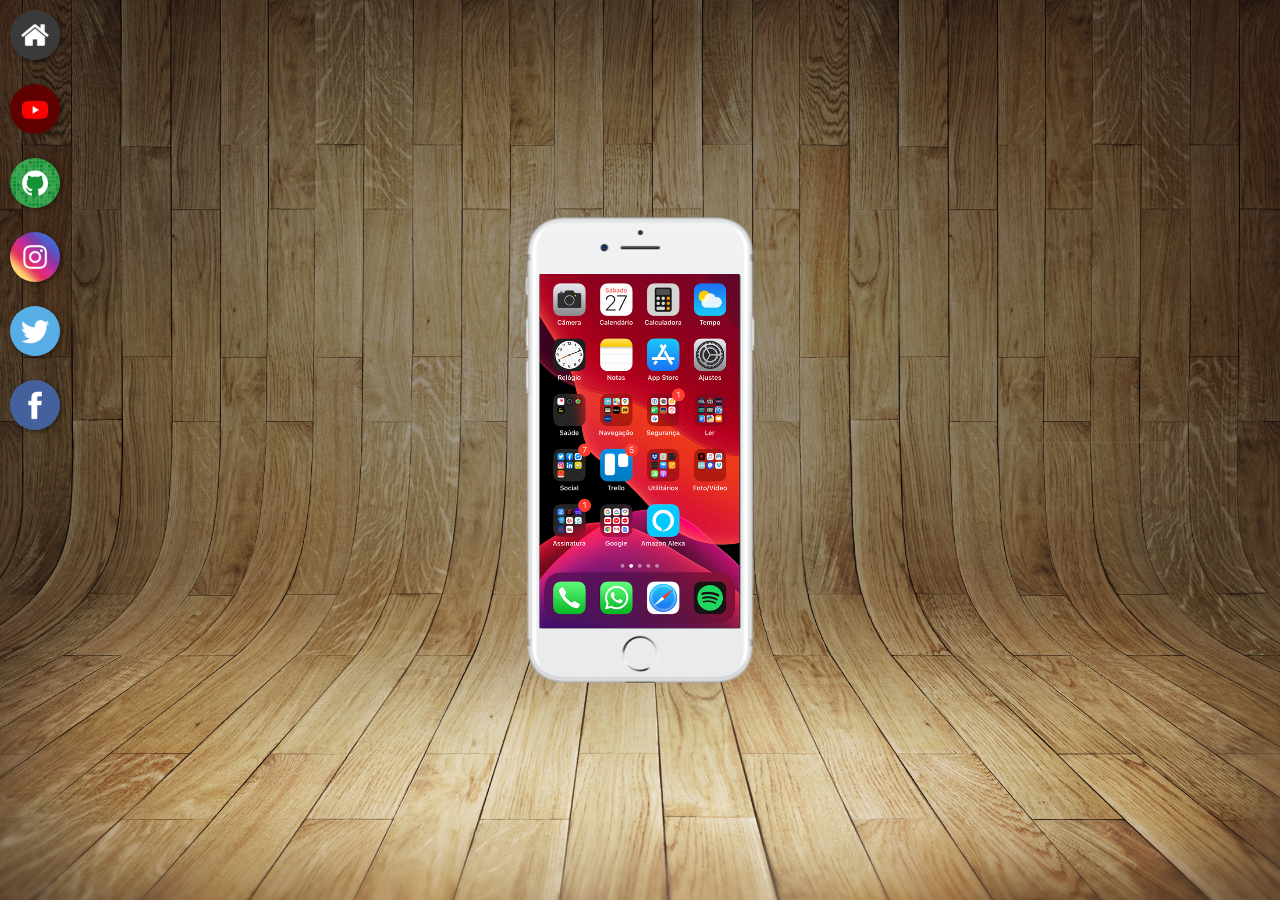
<file: index.html>
<!DOCTYPE html>
<html lang="pt-br">
<head>
    <meta charset="UTF-8">
    <meta name="viewport" content="width=device-width, initial-scale=1.0">
    <title>Projeto rede sociais</title>
    <link rel="shortcut icon" href="pacote-d013/favicon.ico" type="image/x-icon">
    <link rel="stylesheet" href="estilos/style.css">
</head>
<body>
    <main>
        <section id="telefone">
            <iframe src="home.html" name="tela" id="tela" frameborder="0"></iframe>
        </section>

        <section id="redes-sociais">
            <a href="home.html" target="tela" ><img src="pacote-d013/imagens/logo-home.jpg" alt="home"></a> <br>

            <a href="youtube.html" target="tela" ><img src="pacote-d013/imagens/logo-youtube.jpg" alt="youtube"></a> <br>

            <a href="github.html" target="tela" ><img src="pacote-d013/imagens/logo-github.jpg" alt="github"></a> <br>

            <a href="instagram.html" target="tela" ><img src="pacote-d013/imagens/logo-instagram.jpg" alt="instagram"></a> <br>

            <a href="x.html" target="tela" ><img src="pacote-d013/imagens/logo-twitter.jpg" alt="twitter"></a> <br>

            <a href="facebook.html" target="tela" ><img src="pacote-d013/imagens/logo-facebook.jpg" alt="facebook"></a>

        </section>
    </main>
</body>
</html>
</file>
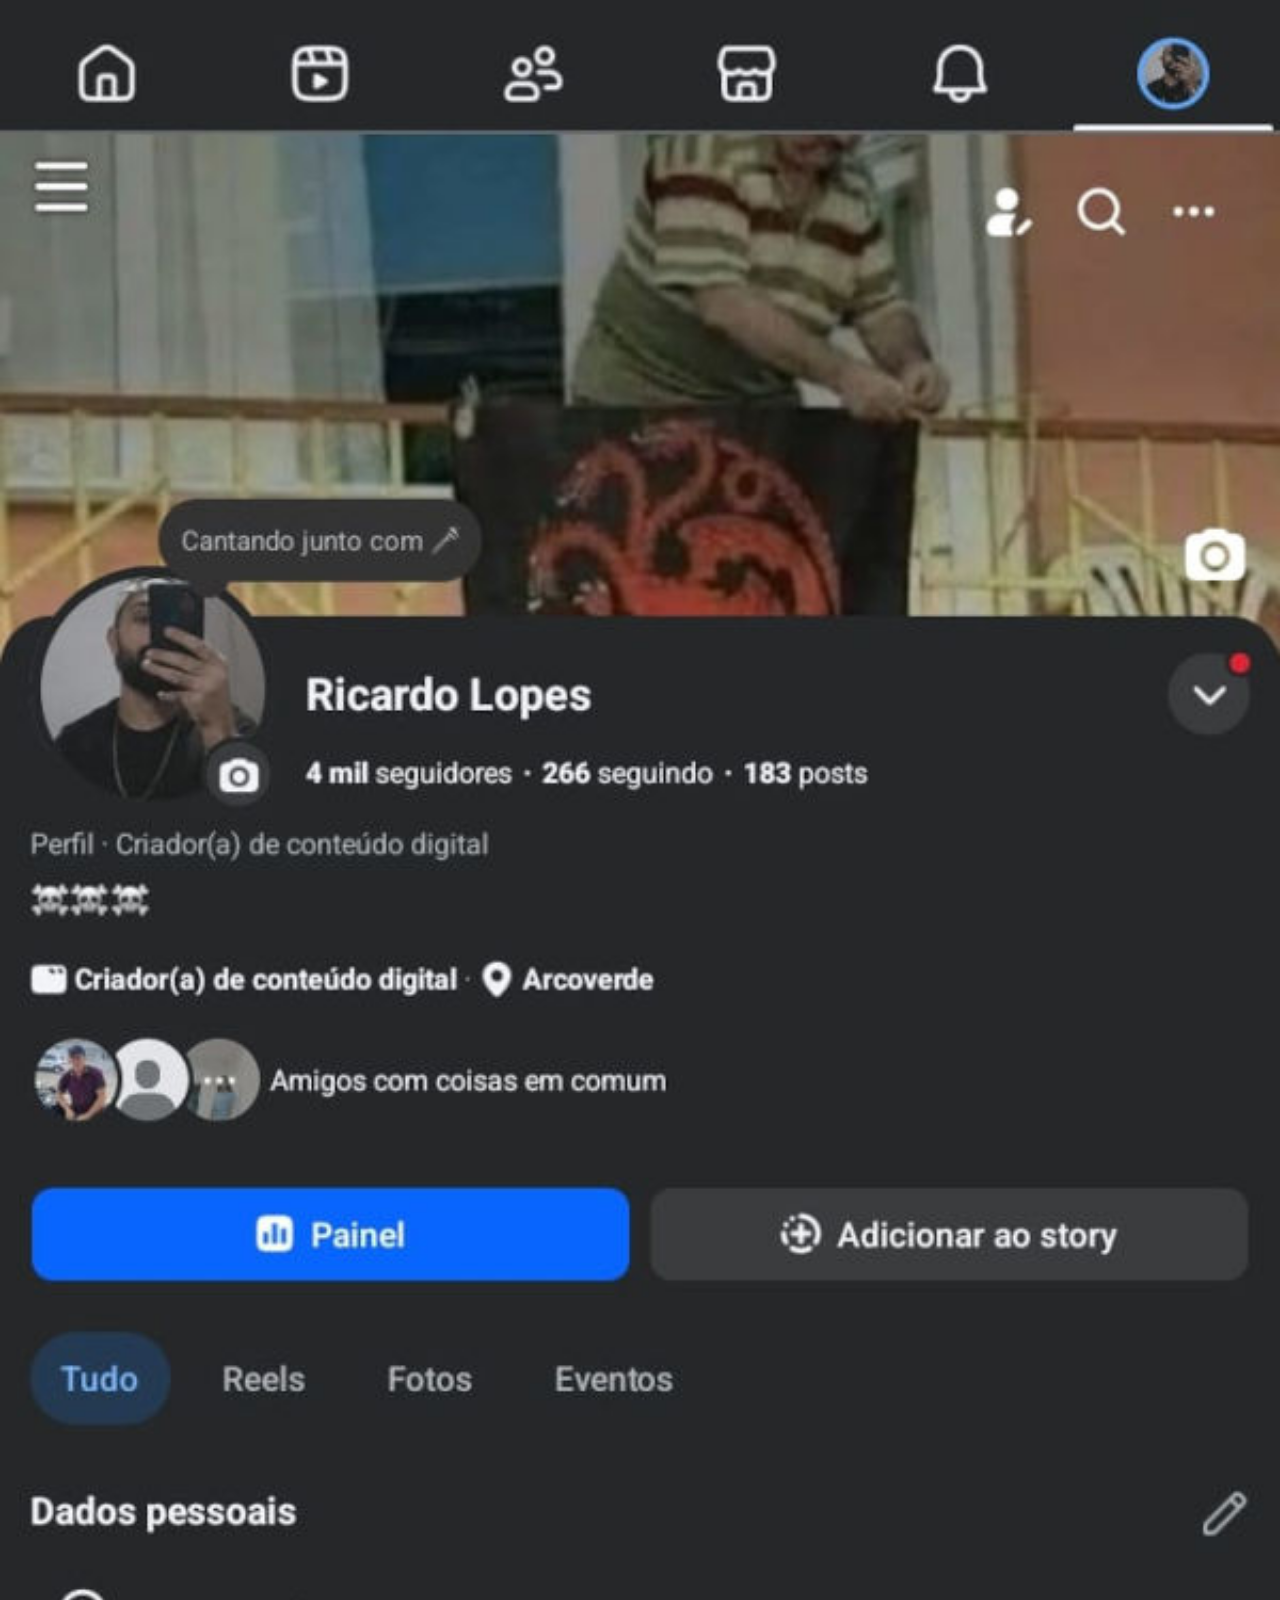
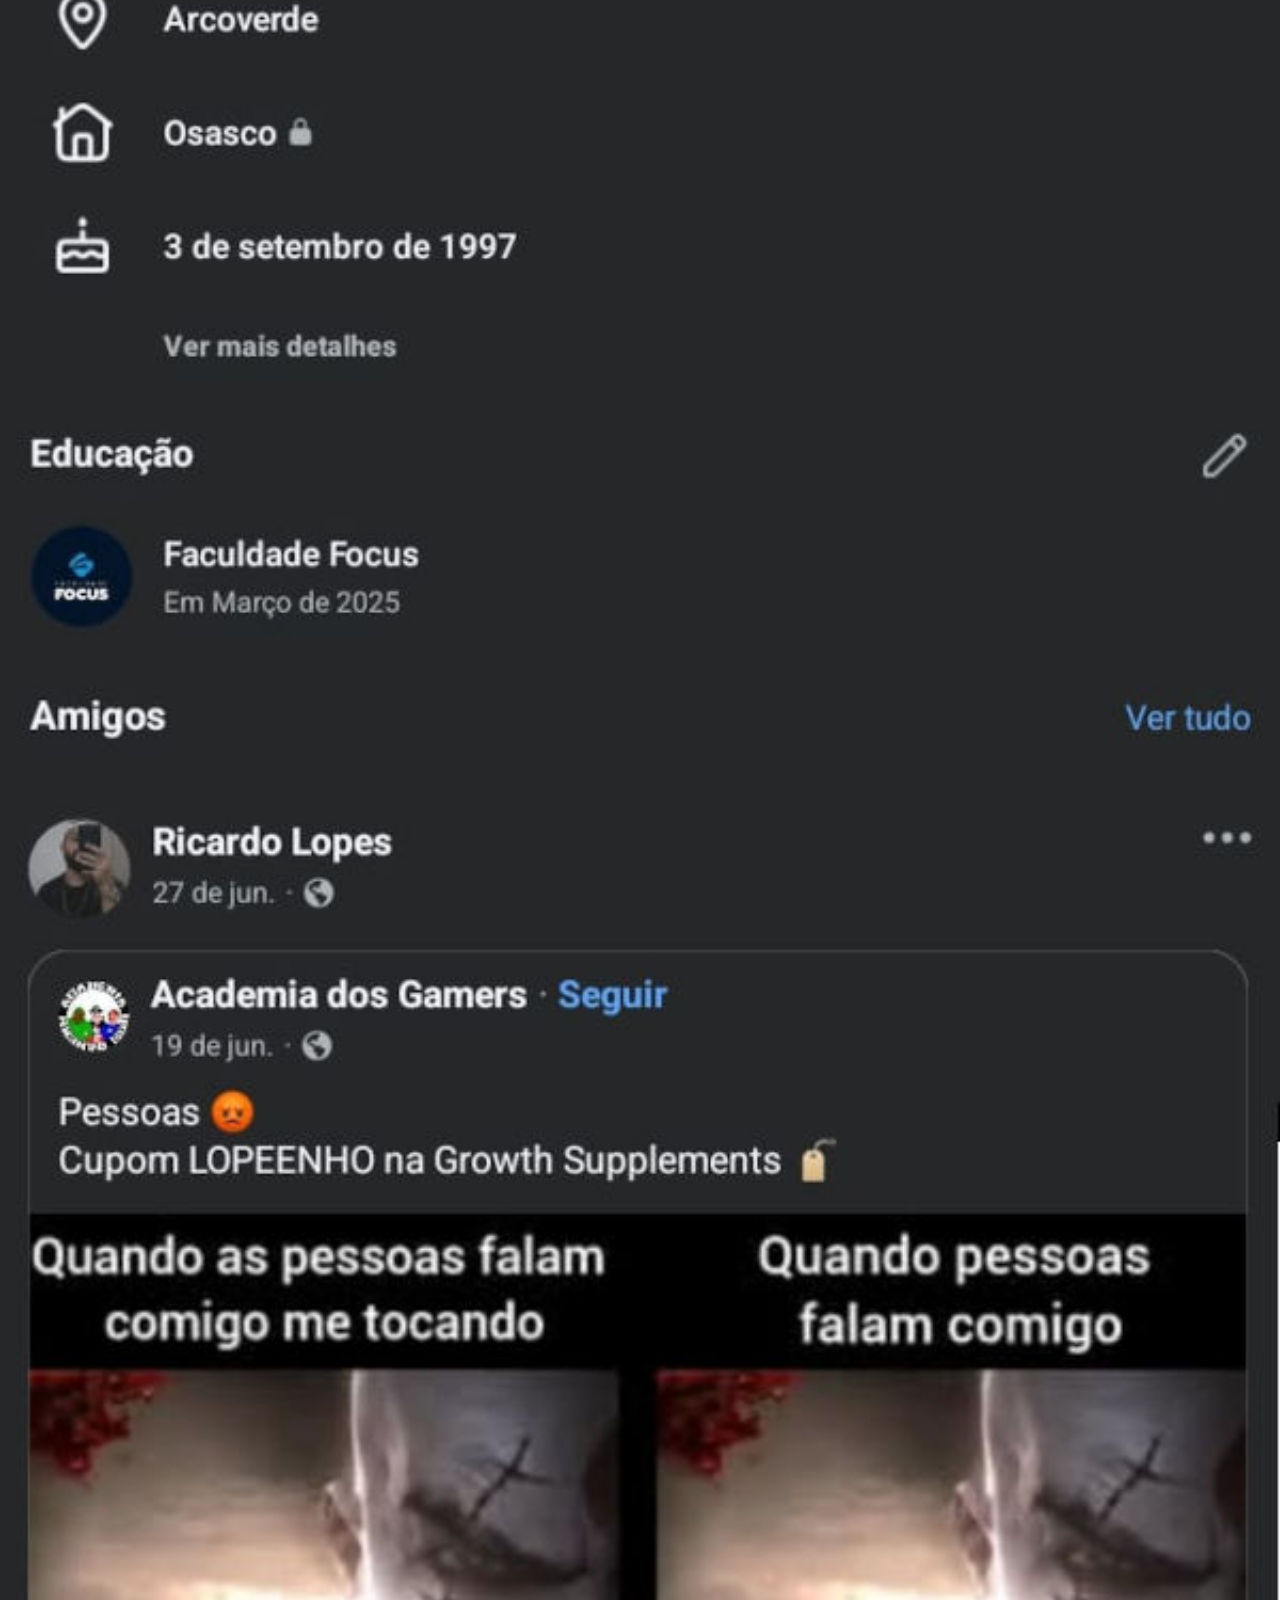
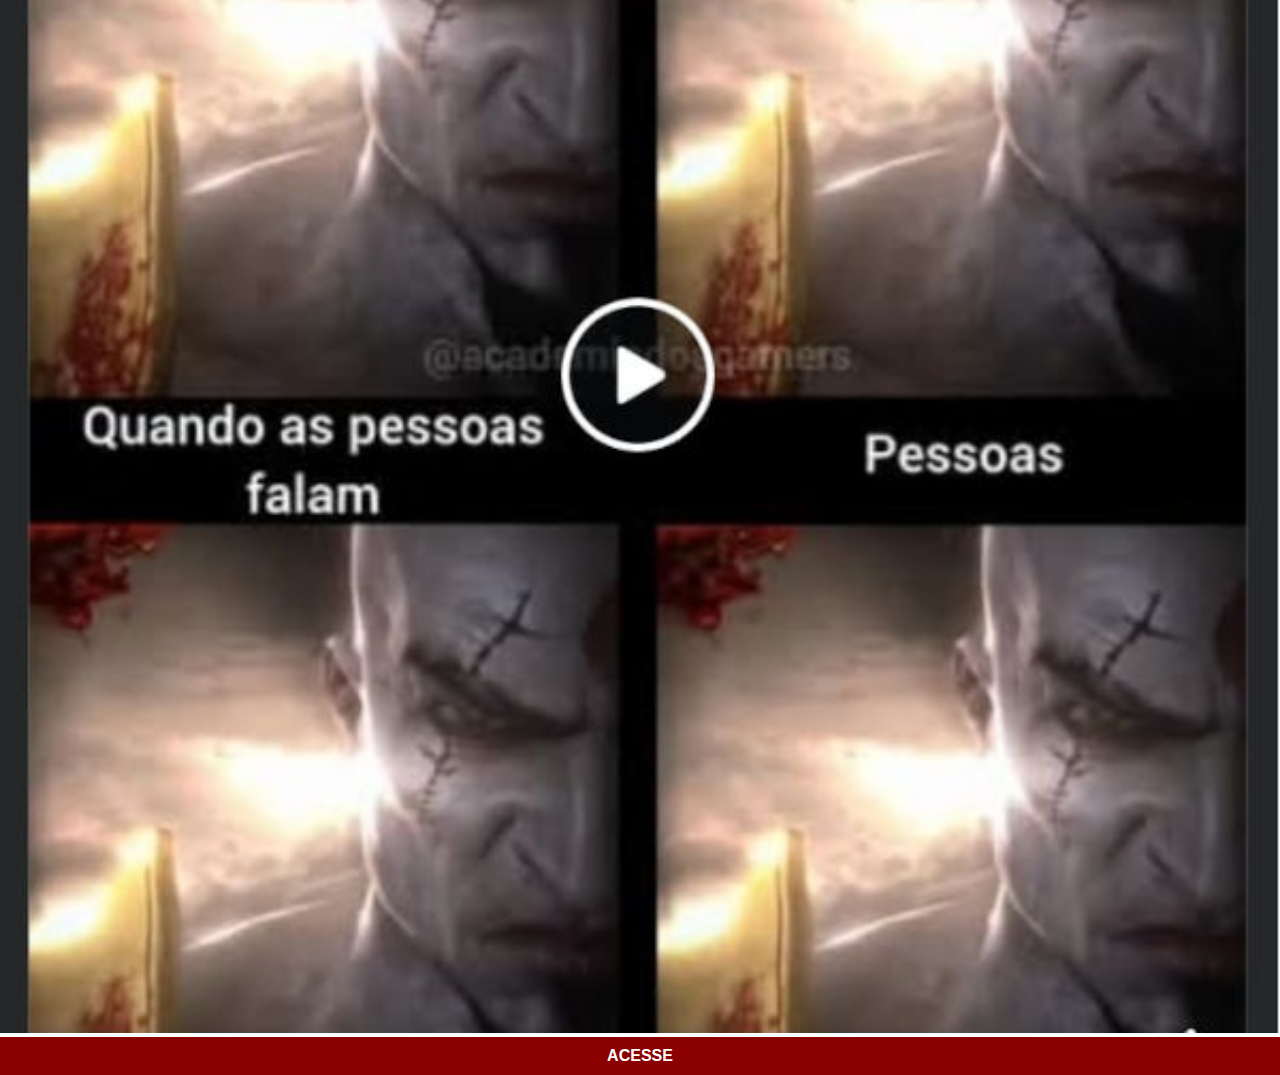
<file: facebook.html>
<!DOCTYPE html>
<html lang="pt-br">
<head>
    <meta charset="UTF-8">
    <meta name="viewport" content="width=device-width, initial-scale=1.0">
    <title>facebook</title>
    <link rel="stylesheet" href="estilos/social.css">
</head>
<body>
    <img src="pacote-d013/imagens/face.jpg" alt="facebook">
    <a href="https://www.facebook.com/profile.php?id=100007739496602&locale=pt_BR" target="_blank">ACESSE</a>
</body>
</html>
</file>
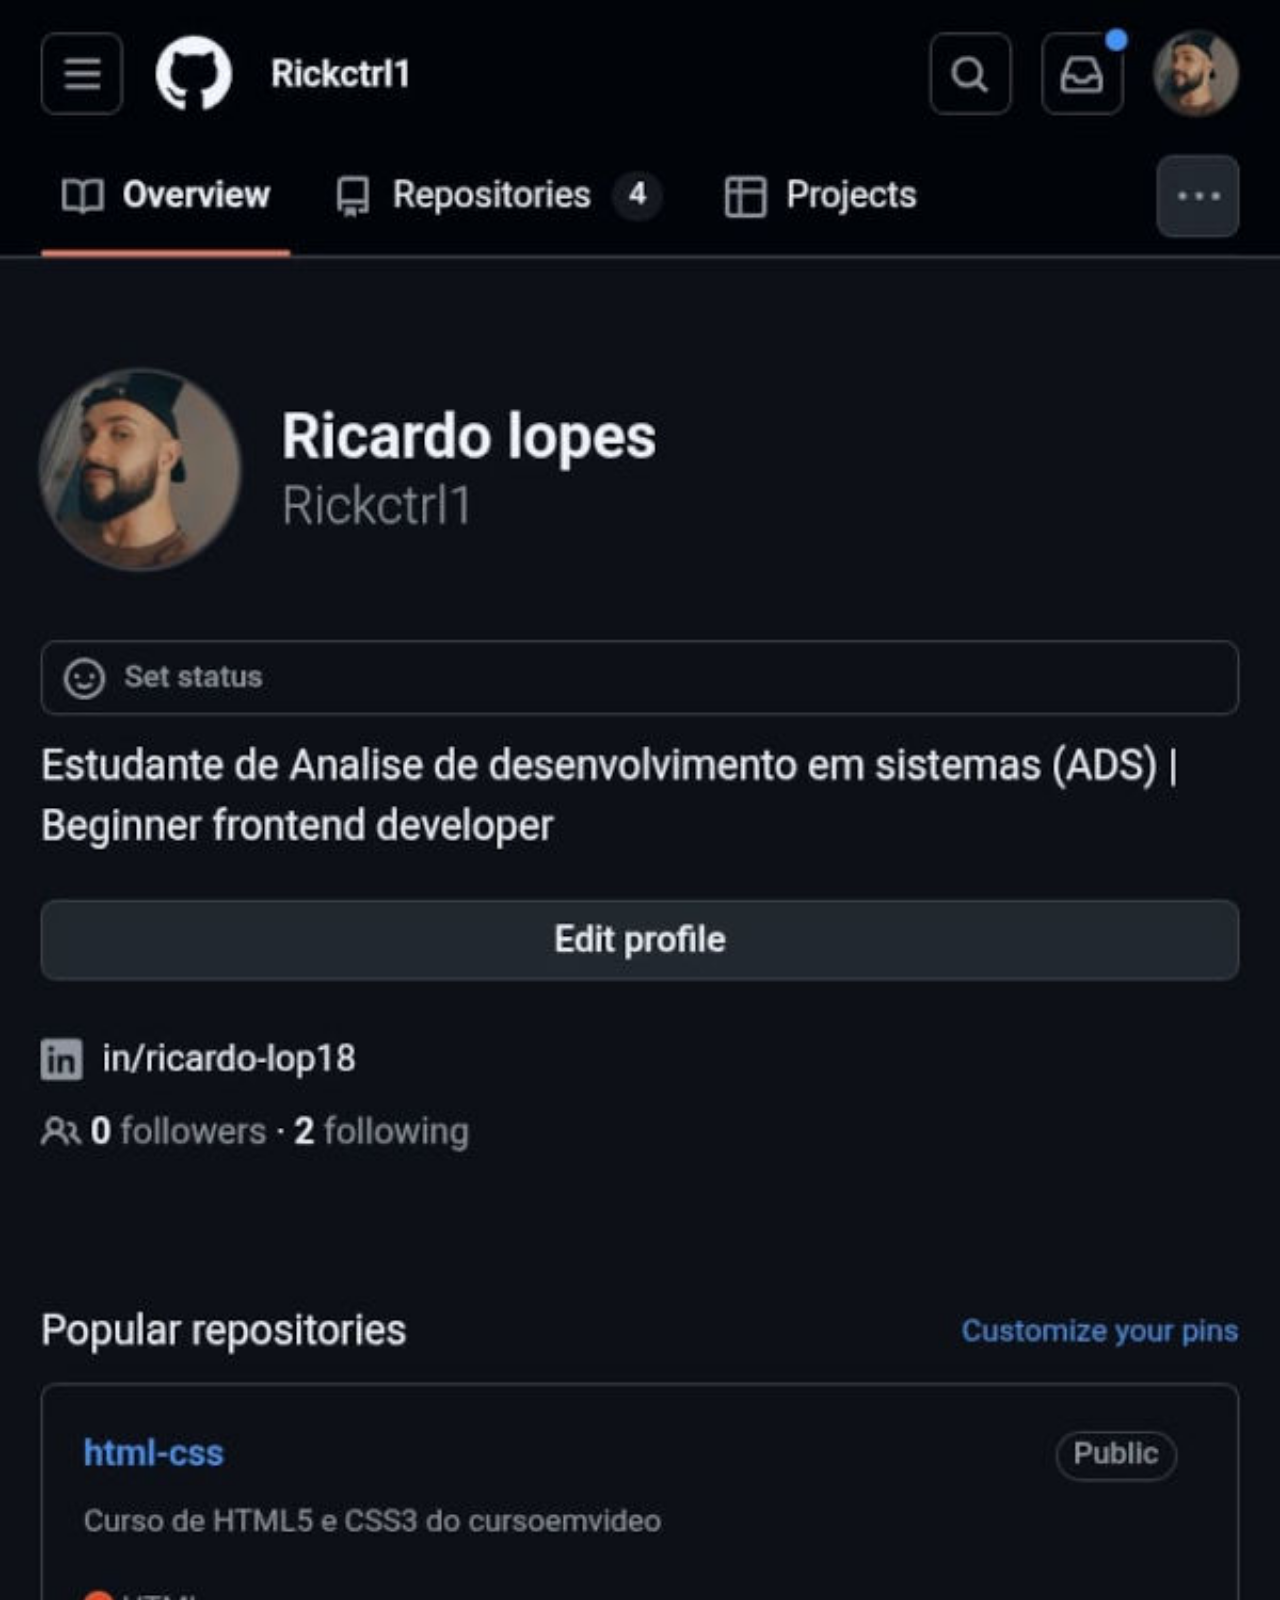
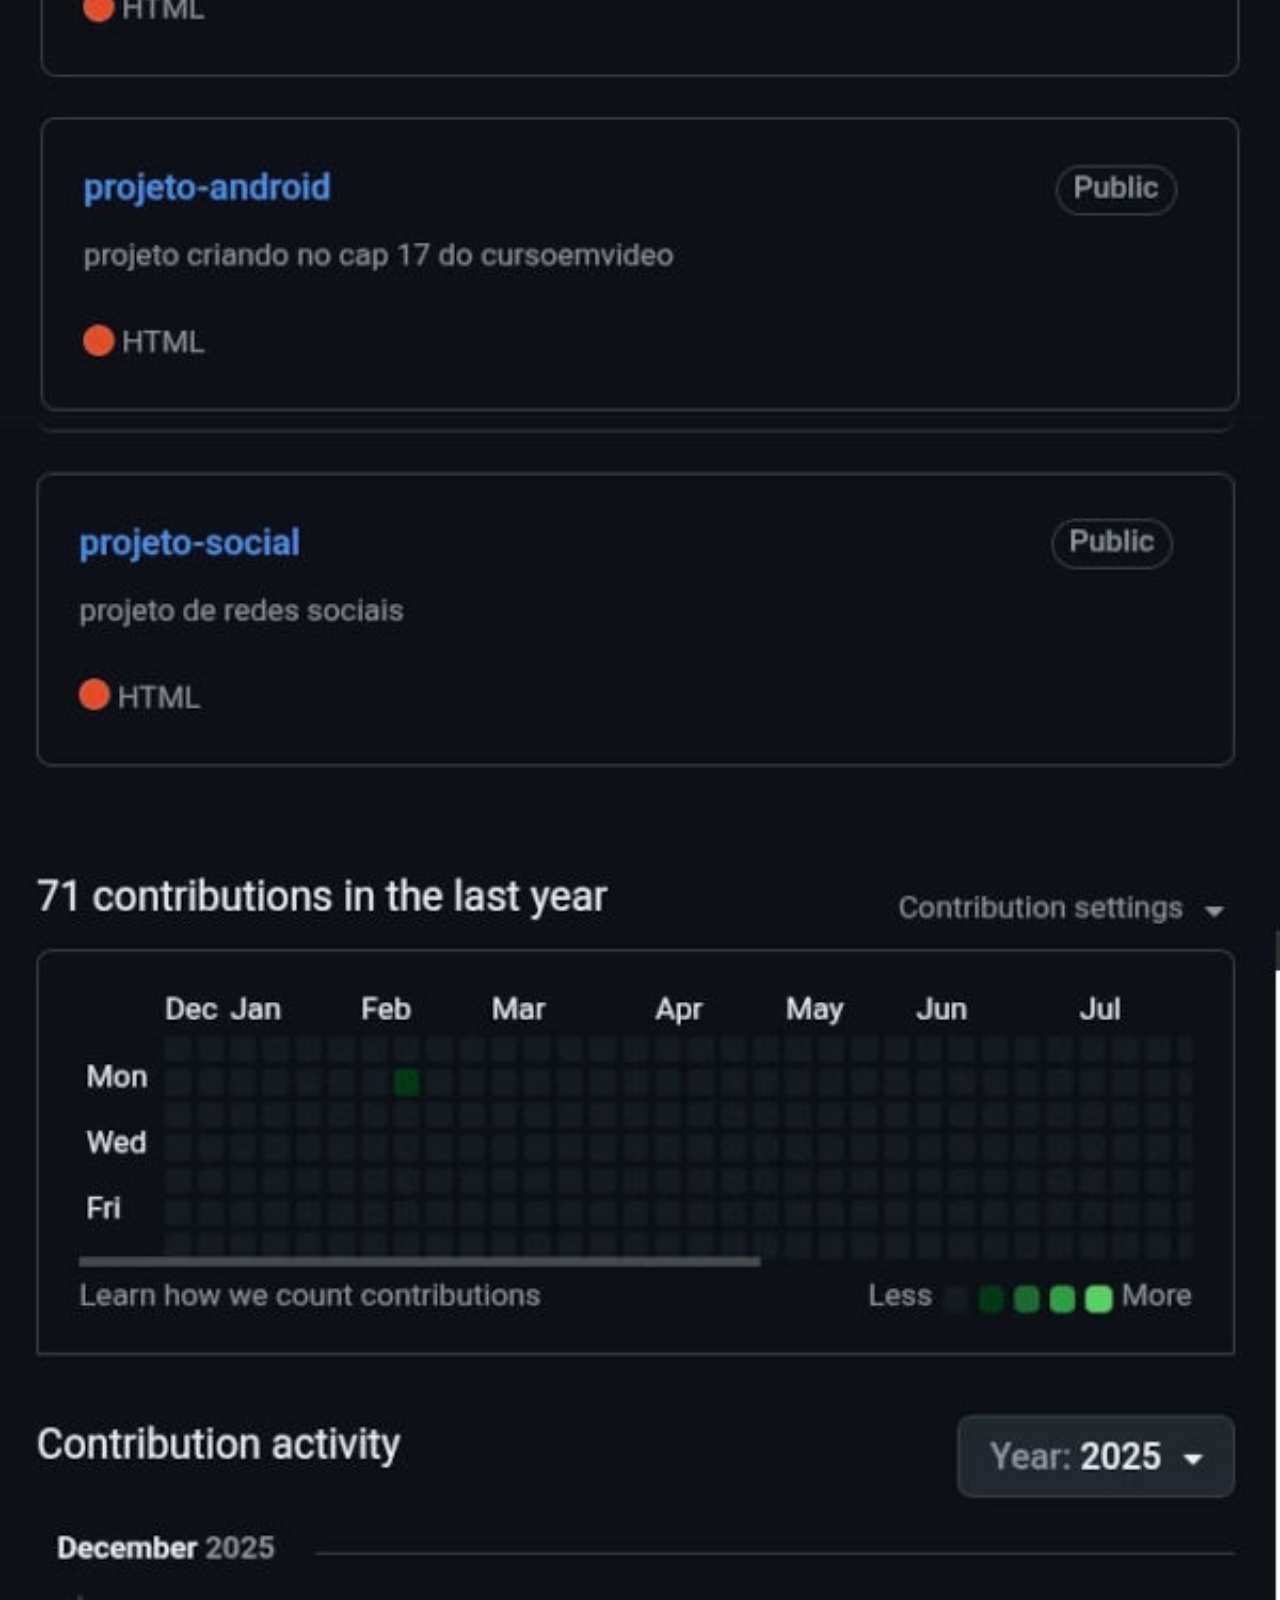
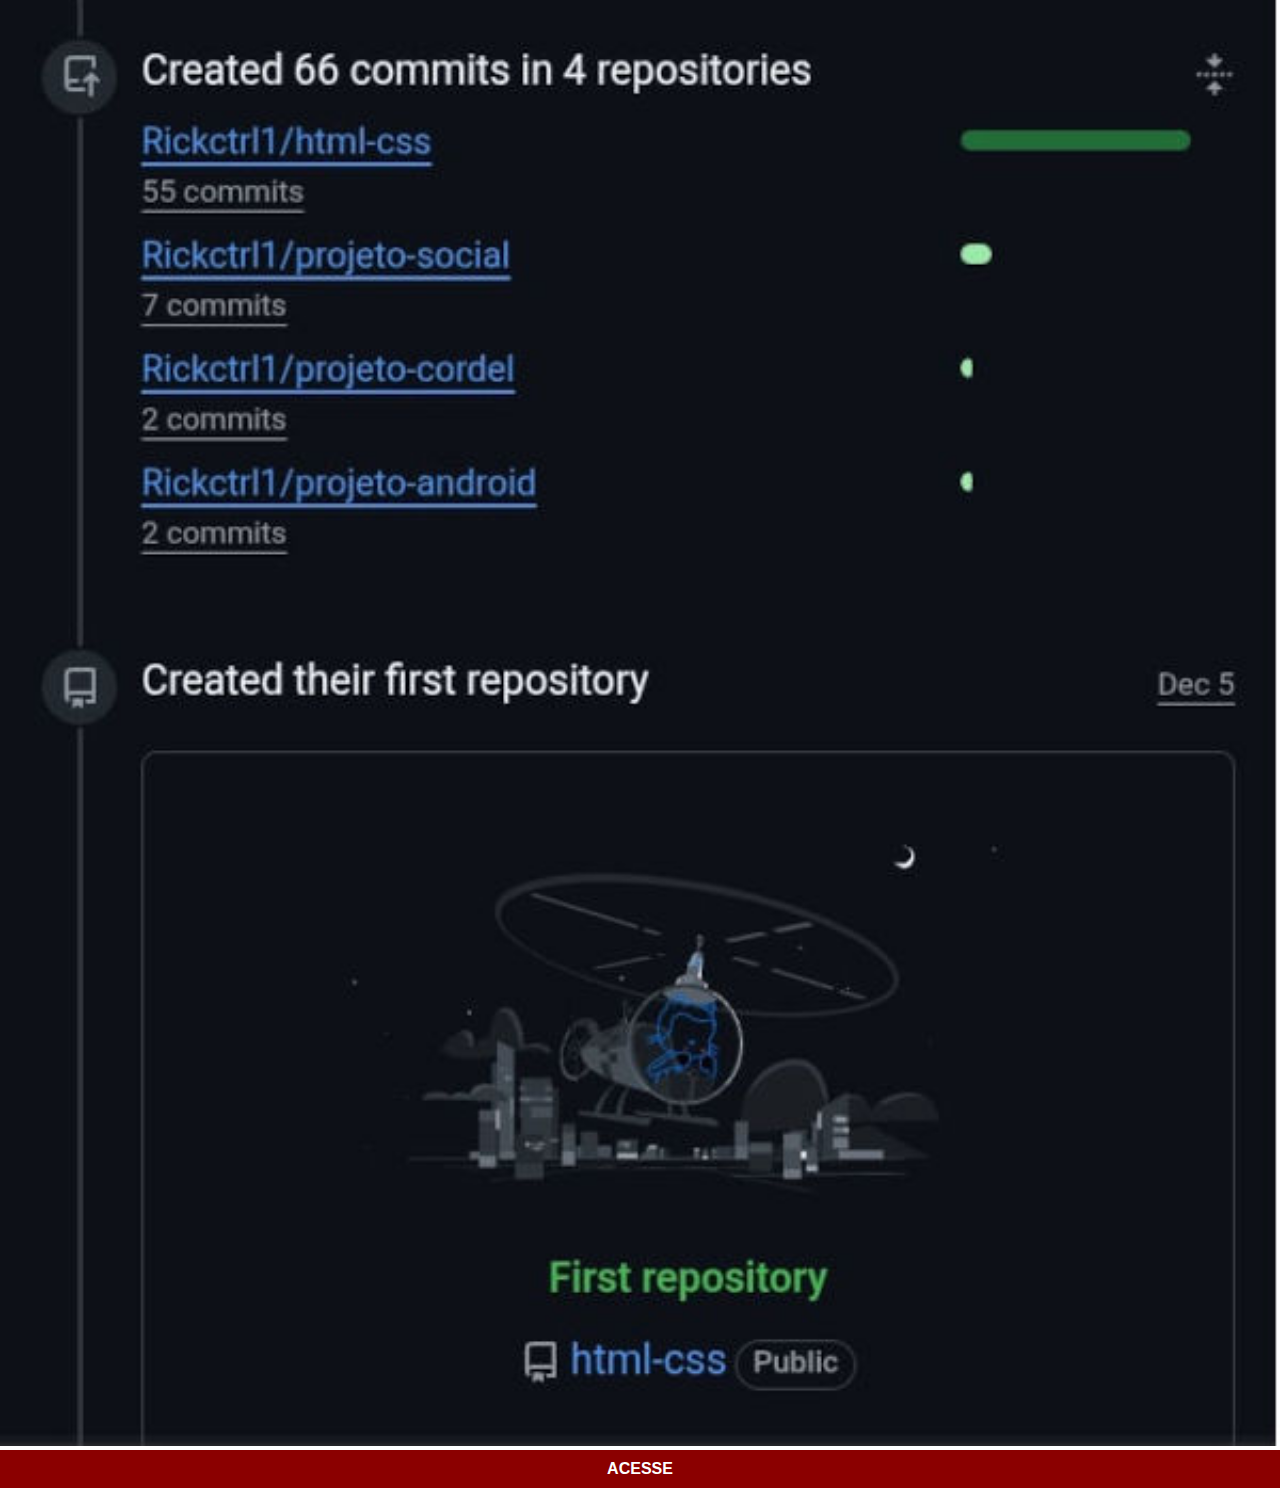
<file: github.html>
<!DOCTYPE html>
<html lang="pt-br">
<head>
    <meta charset="UTF-8">
    <meta name="viewport" content="width=device-width, initial-scale=1.0">
    <title>Github</title>
    <link rel="stylesheet" href="estilos/social.css">
</head>
<body>
    <img src="pacote-d013/imagens/github.jpg" alt="github">
    <a href="https://github.com/Rickctrl1" target="_blank">ACESSE</a>
</body>
</html>
</file>
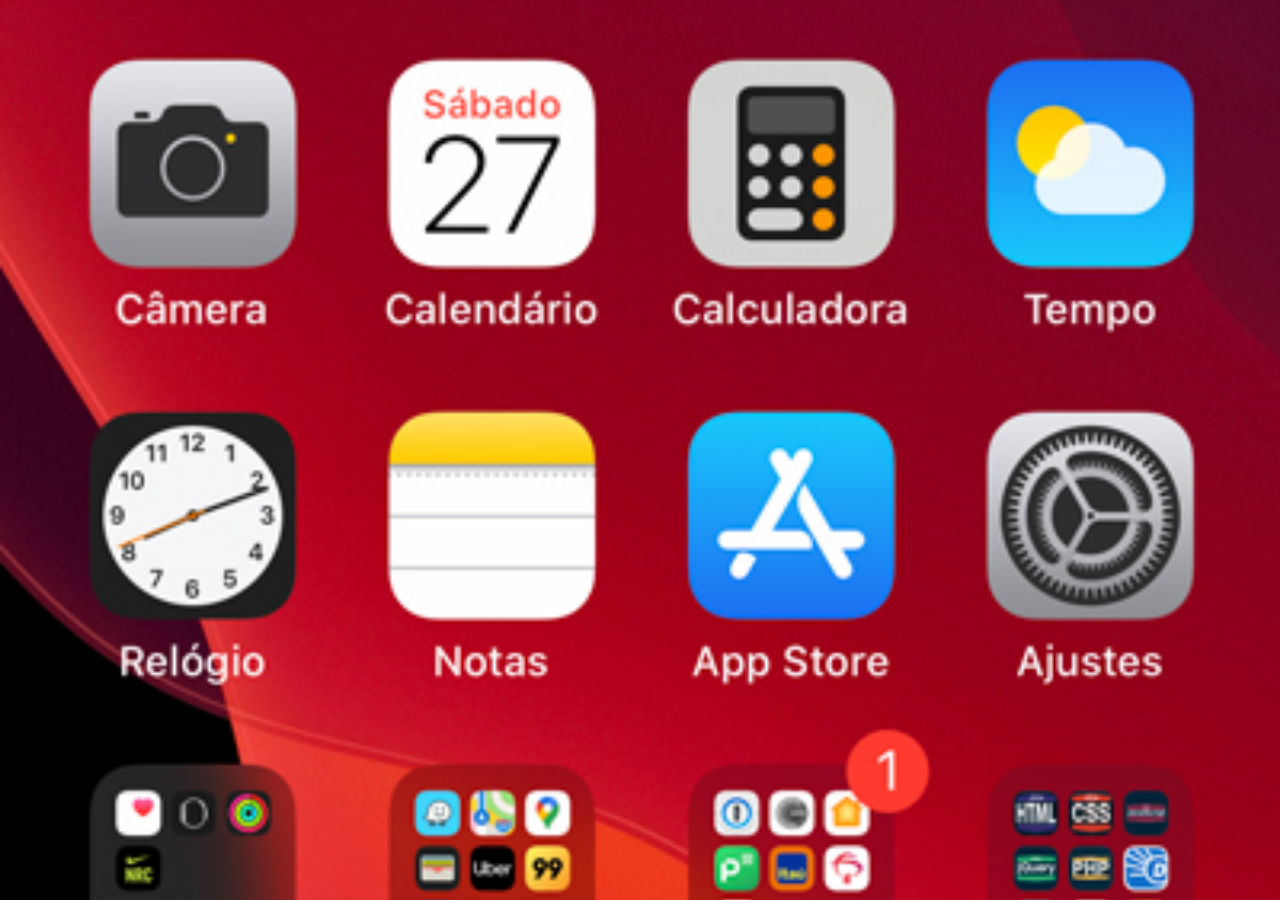
<file: home.html>
<!DOCTYPE html>
<html lang="pt-br">
<head>
    <meta charset="UTF-8">
    <meta name="viewport" content="width=device-width, initial-scale=1.0">
    <title>home</title>
    <style>
        *{
            margin: 0px;
            padding: 0px;
        }

        body{
            width: 100vw;
            height: 100vh;
            background: black url('pacote-d013/imagens/tela-home.jpg') no-repeat top center;
            background-size: cover;  
        }
    </style>
</head>
<body>
    
</body>
</html>
</file>
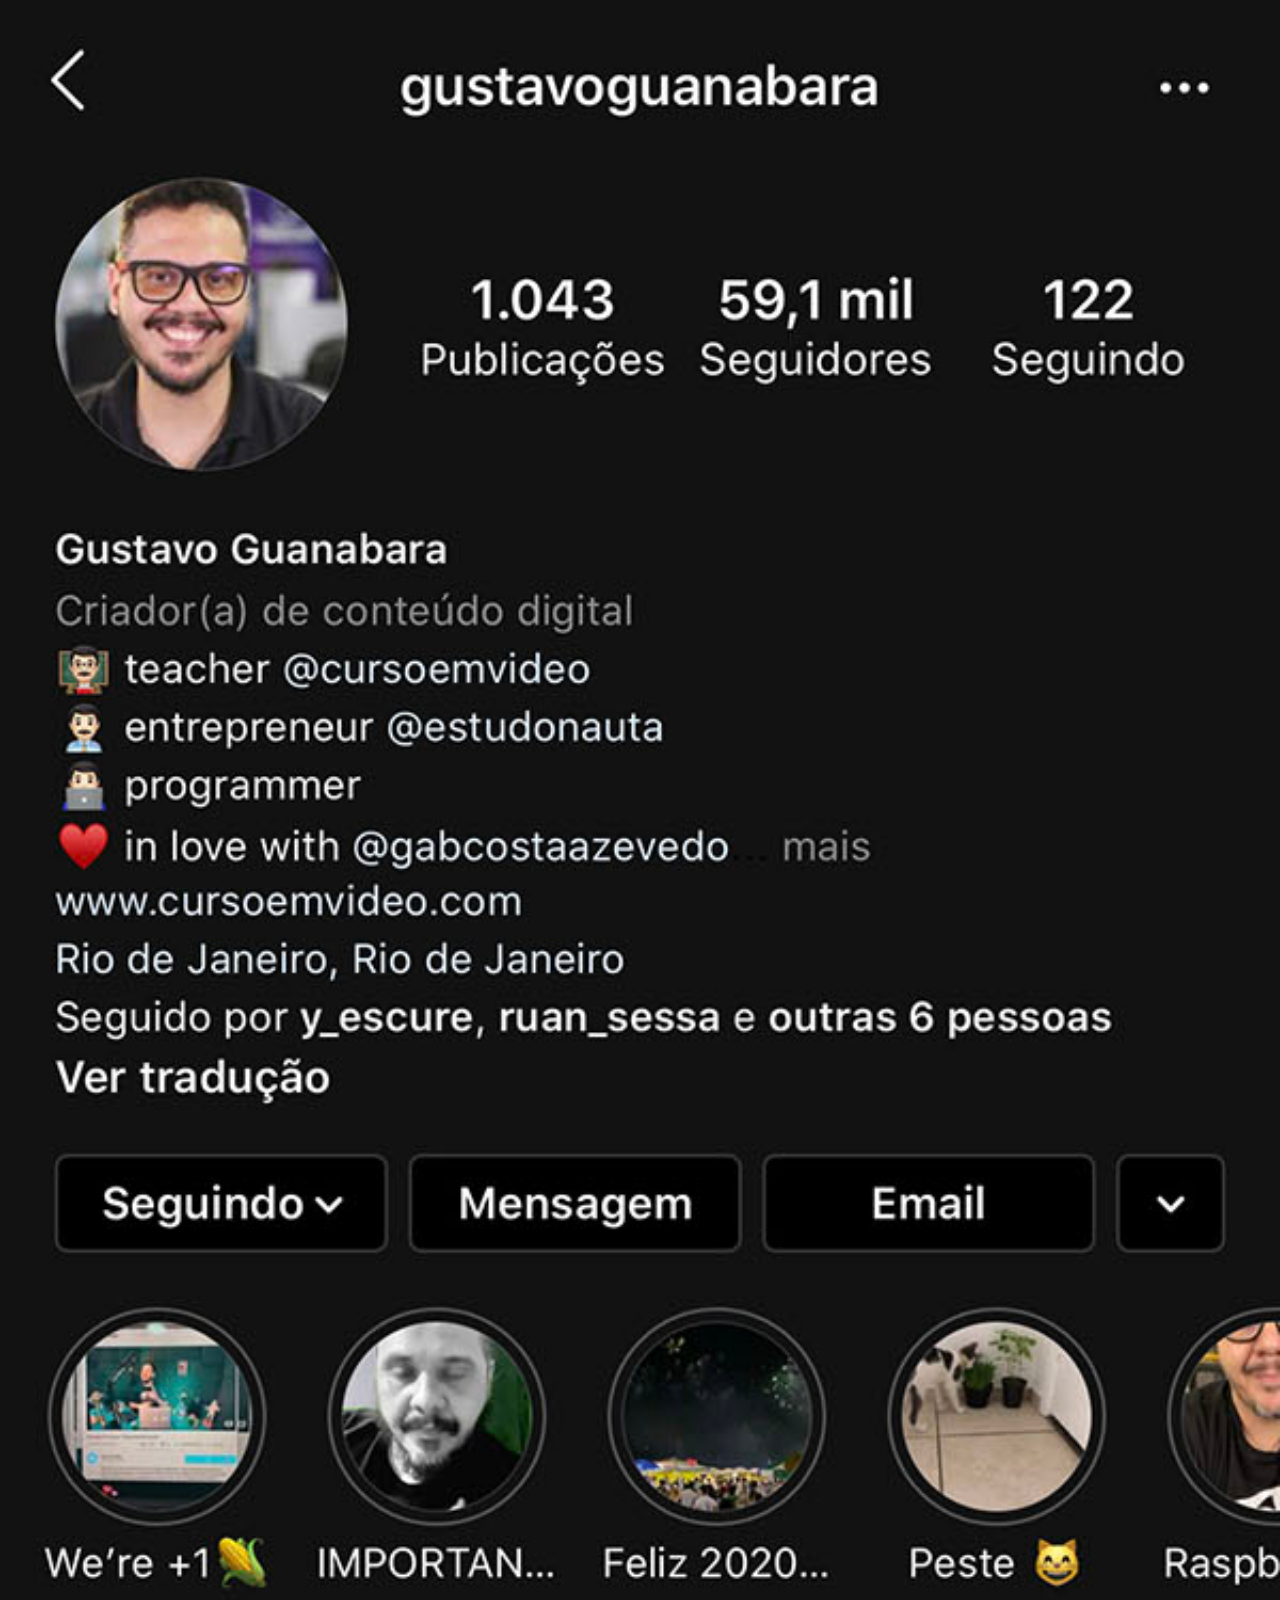
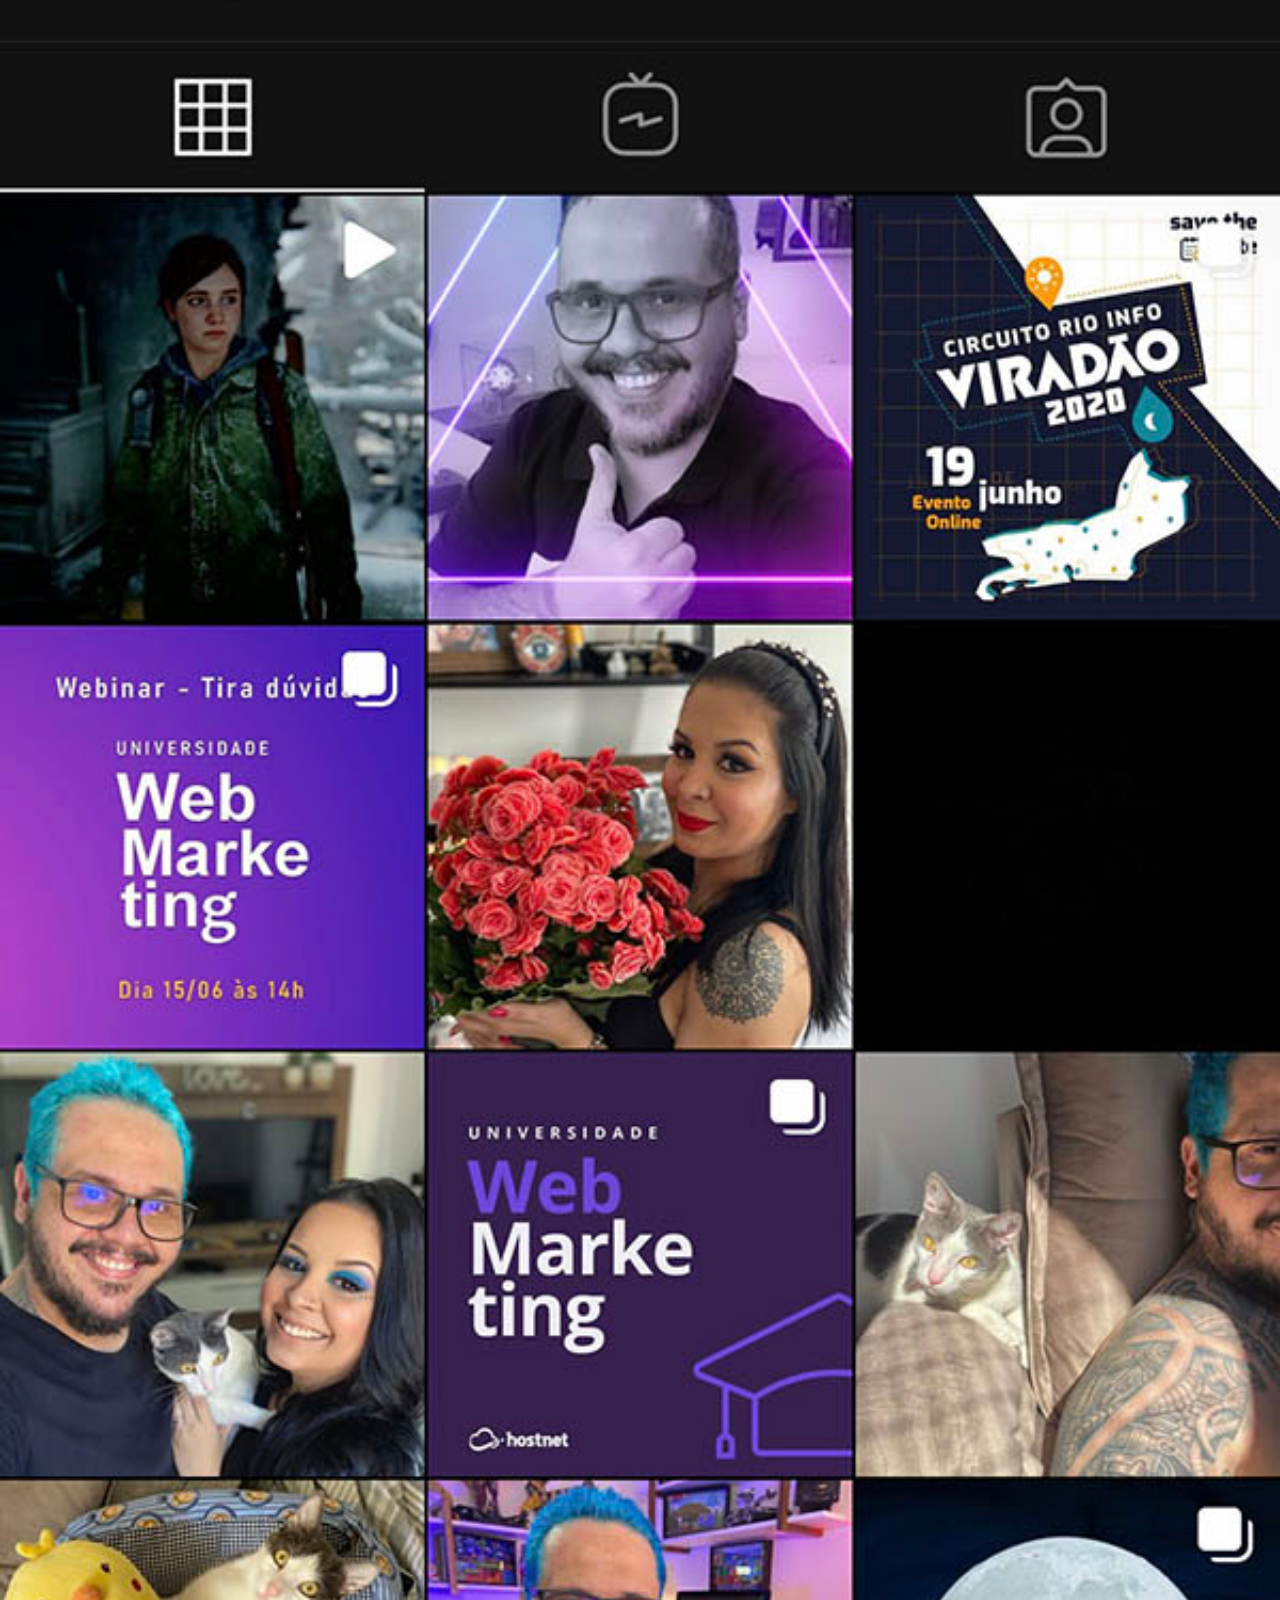
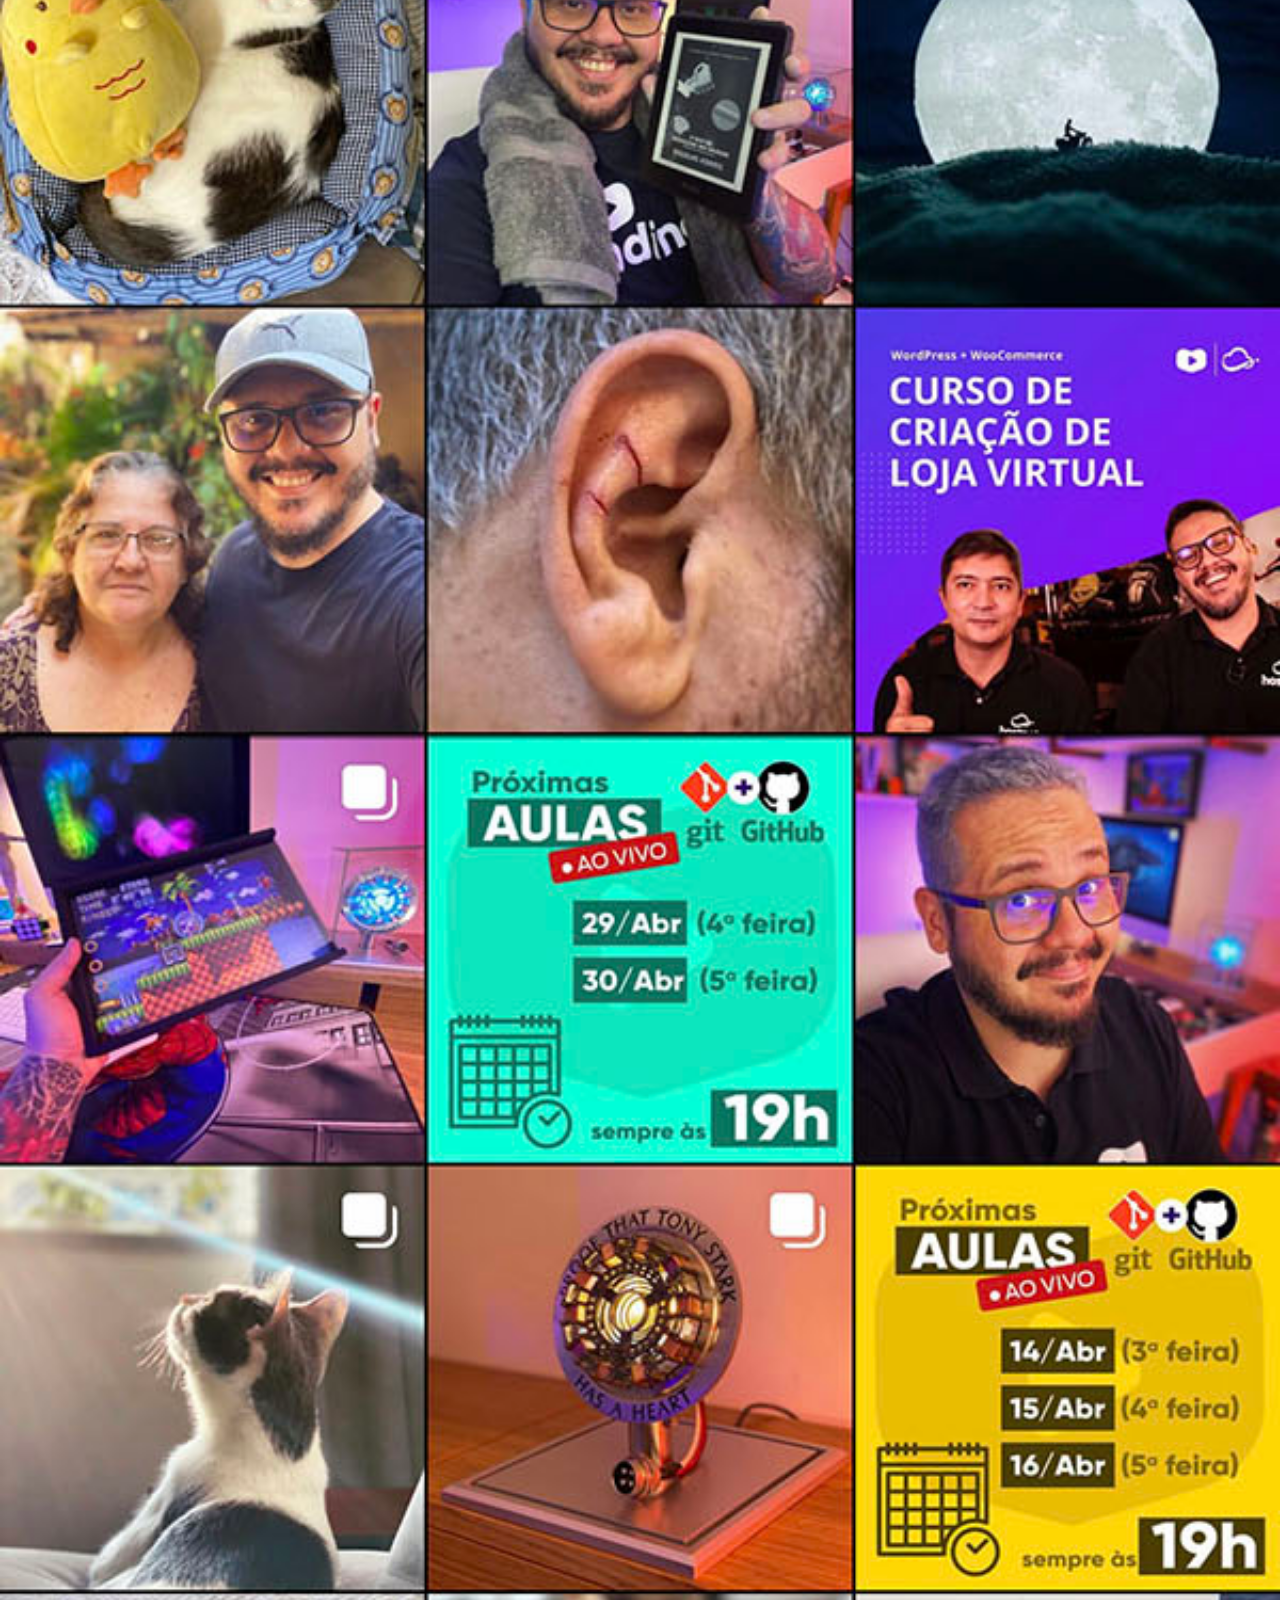
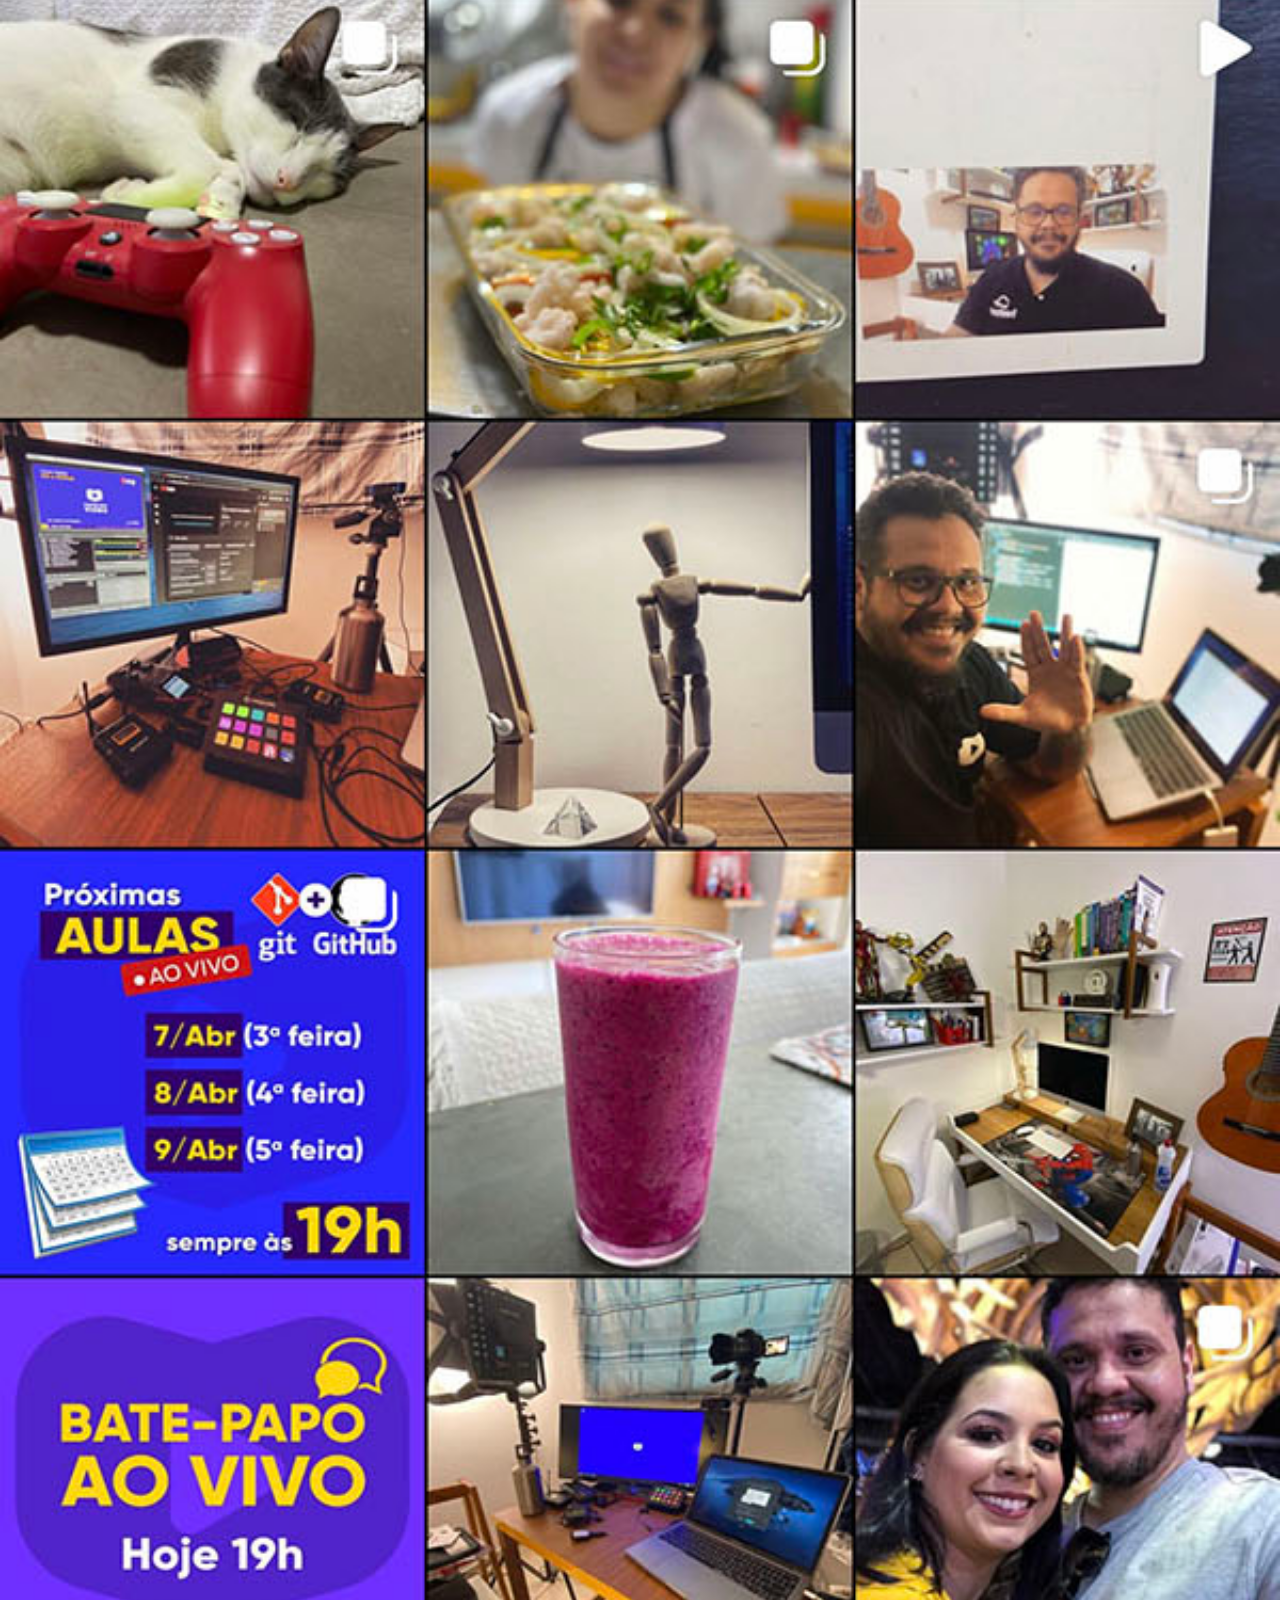
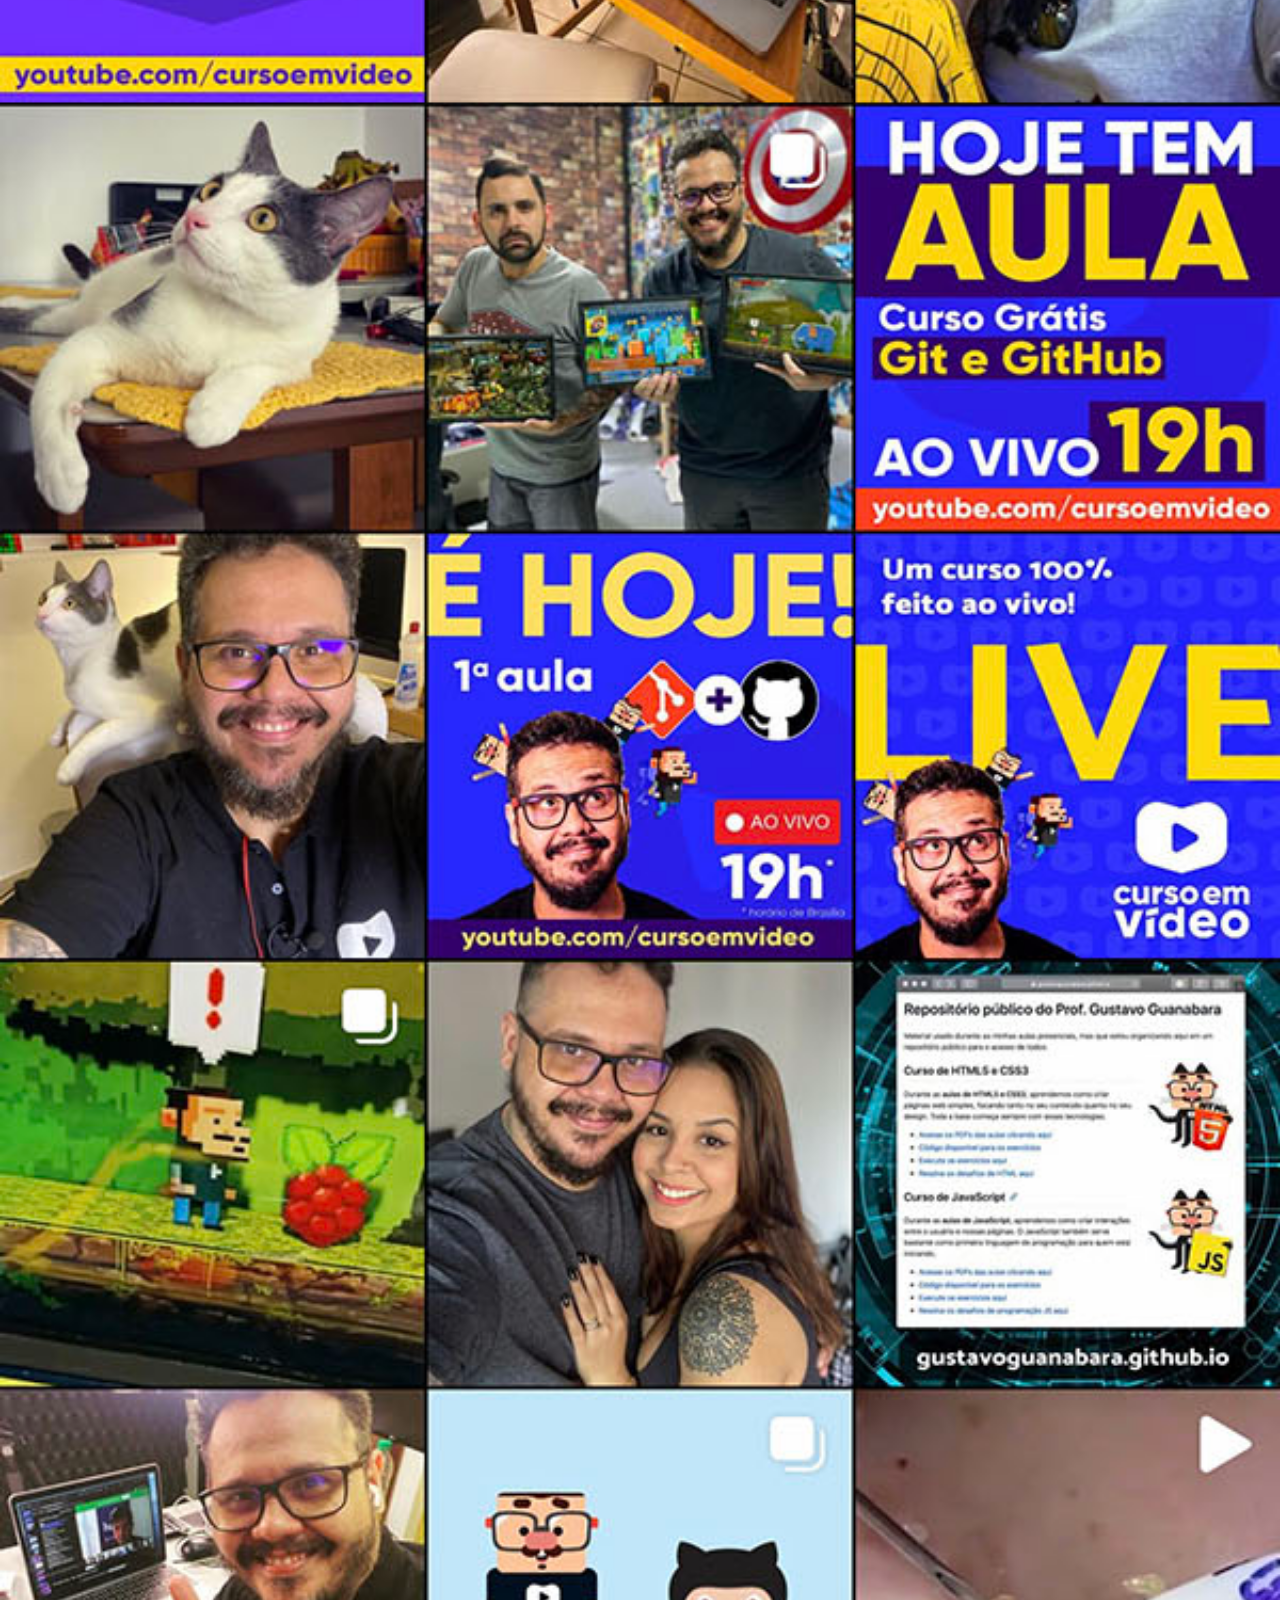
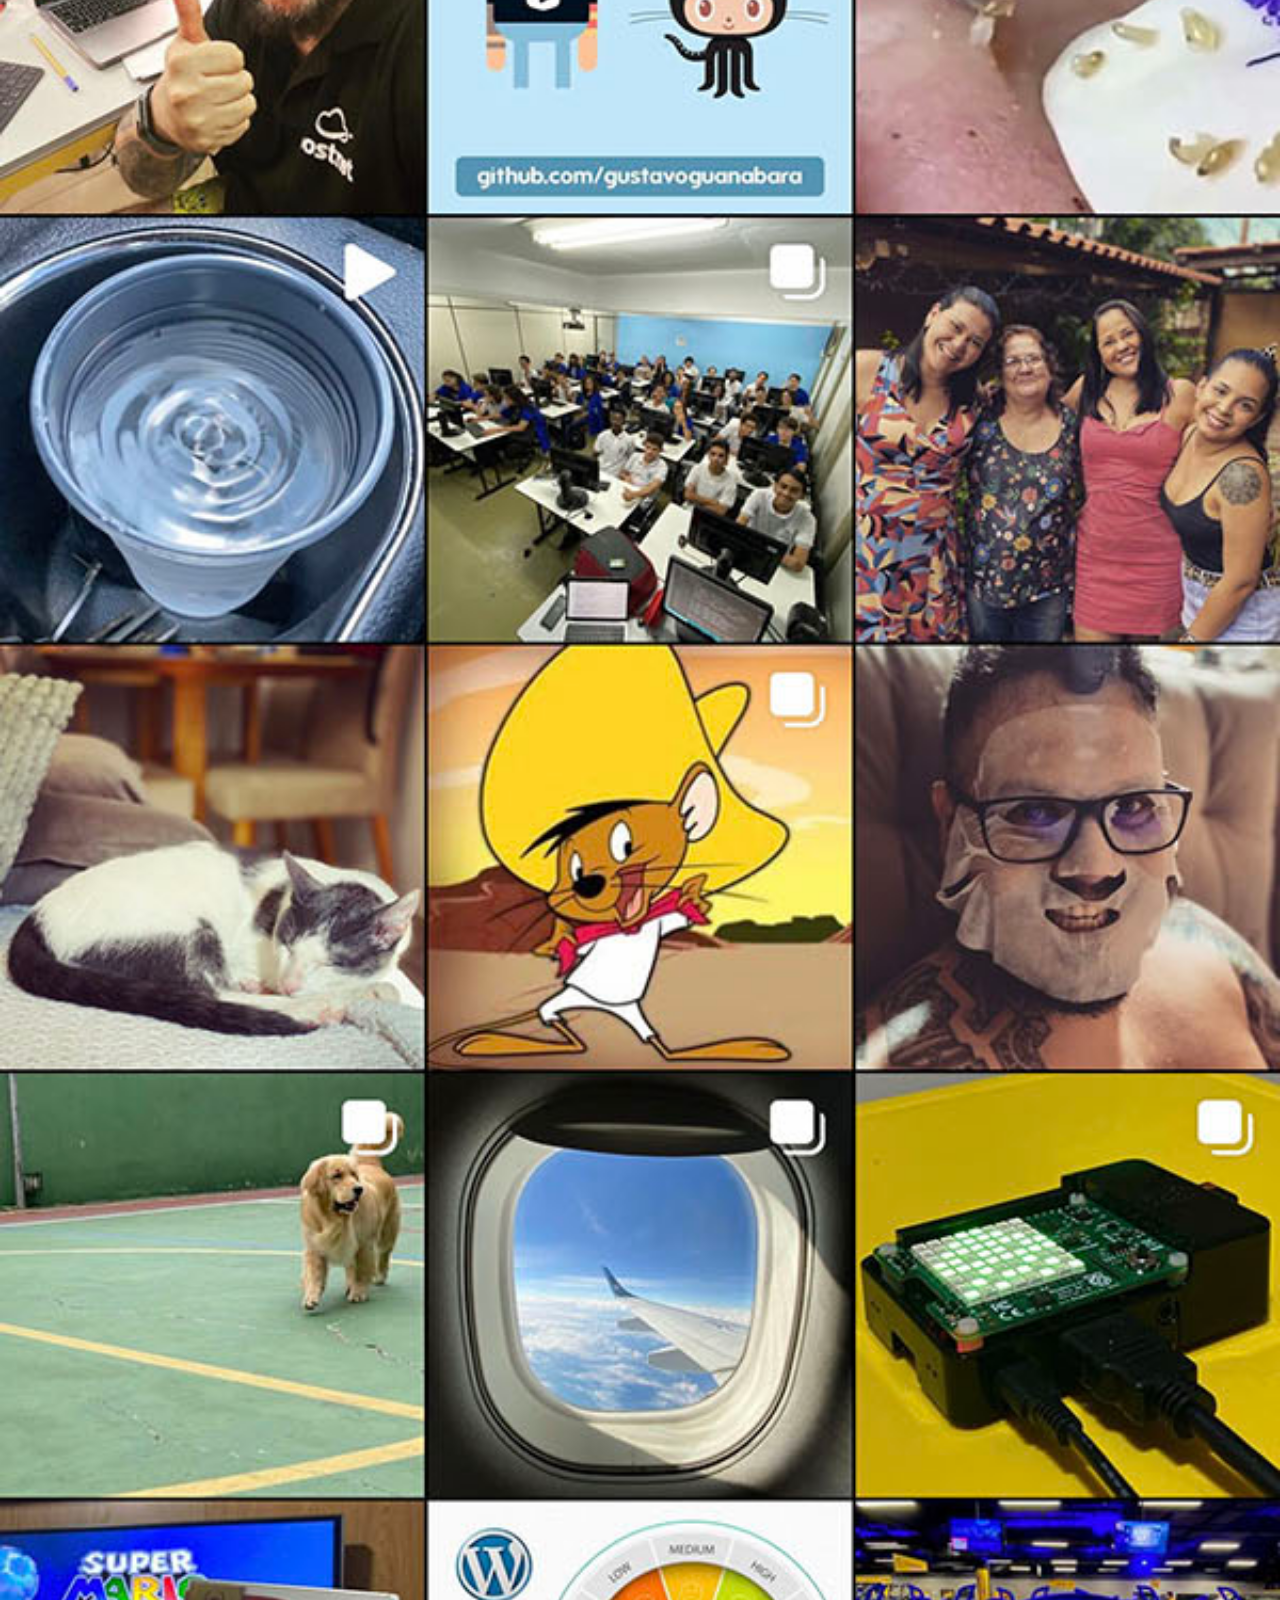
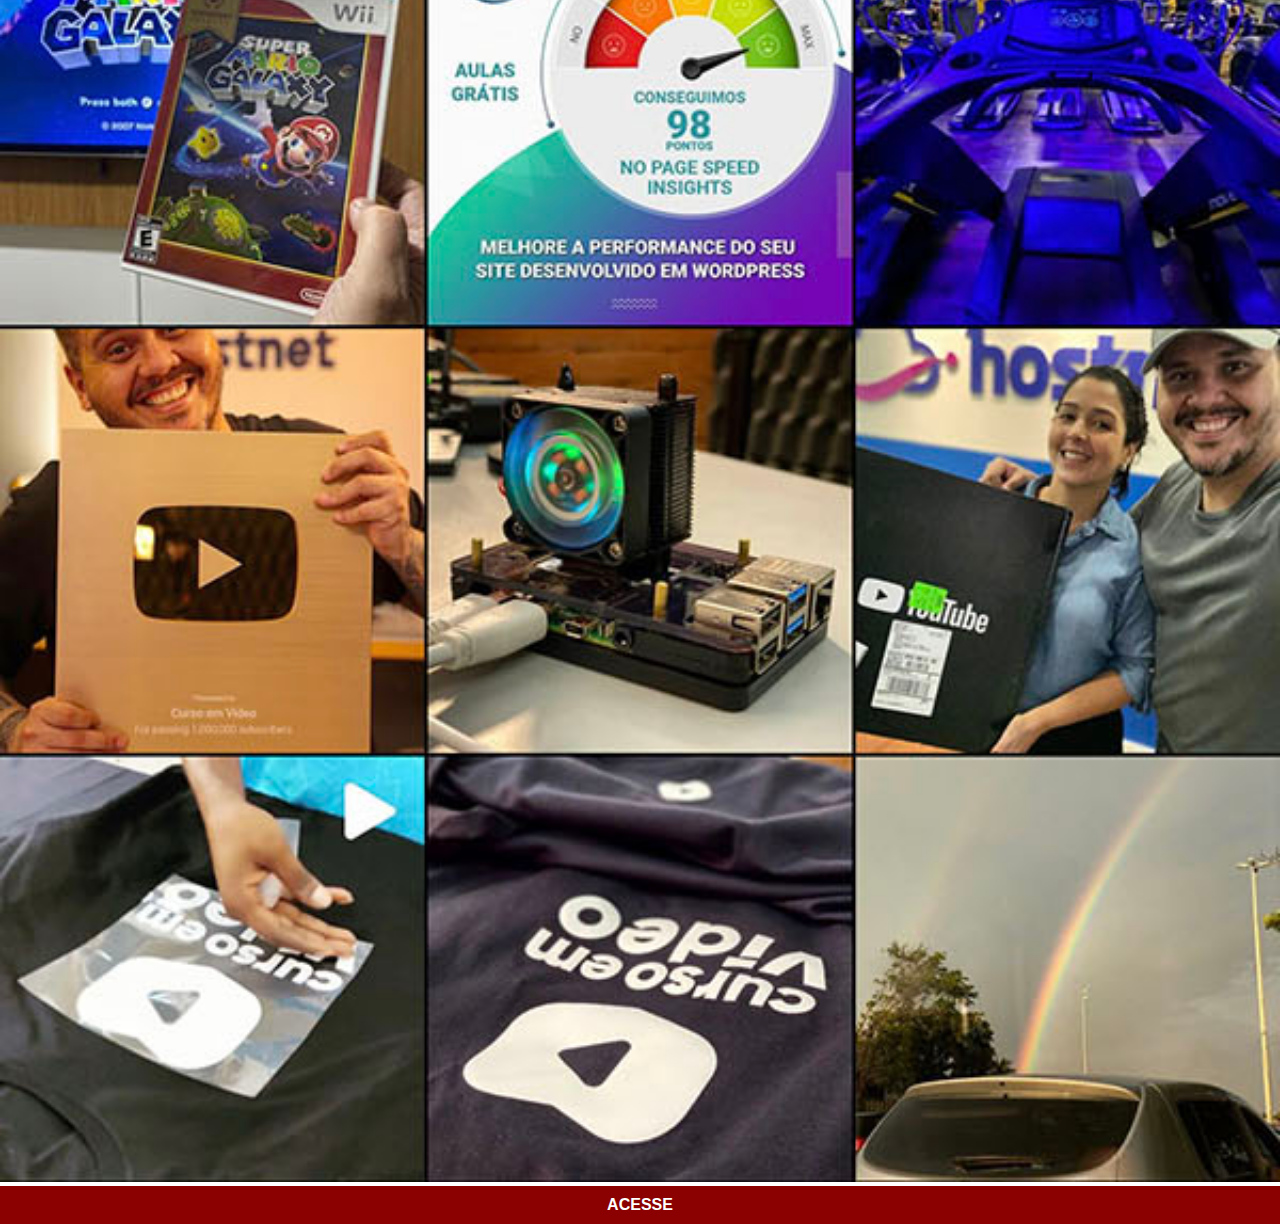
<file: instagram.html>
<!DOCTYPE html>
<html lang="pt-br">
<head>
    <meta charset="UTF-8">
    <meta name="viewport" content="width=device-width, initial-scale=1.0">
    <title>Instagram</title>
    <link rel="stylesheet" href="estilos/social.css">
</head>
<body>
    <img src="pacote-d013/imagens/tela-instagram.jpg" alt="instagram">
    <a href="https://www.instagram.com/gustavoguanabara/" target="_blank">ACESSE</a>
</body>
</html>
</file>
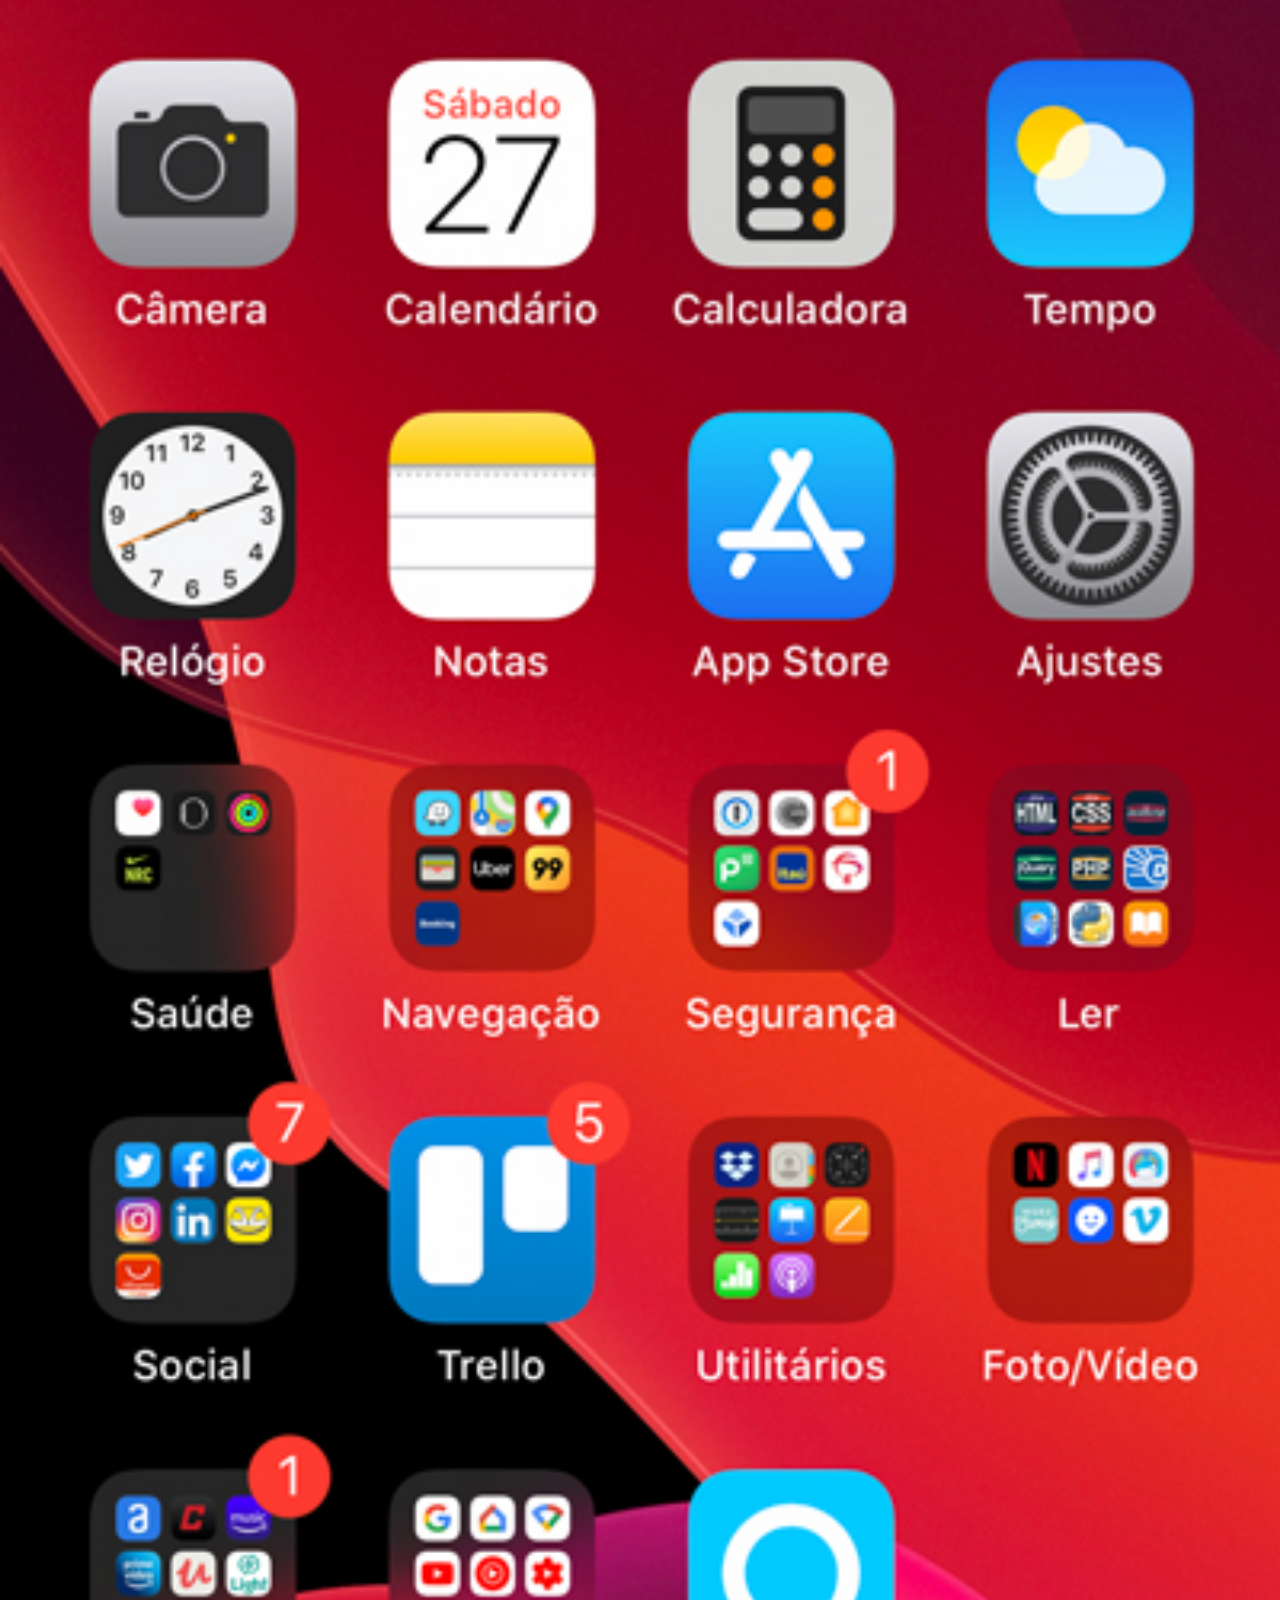
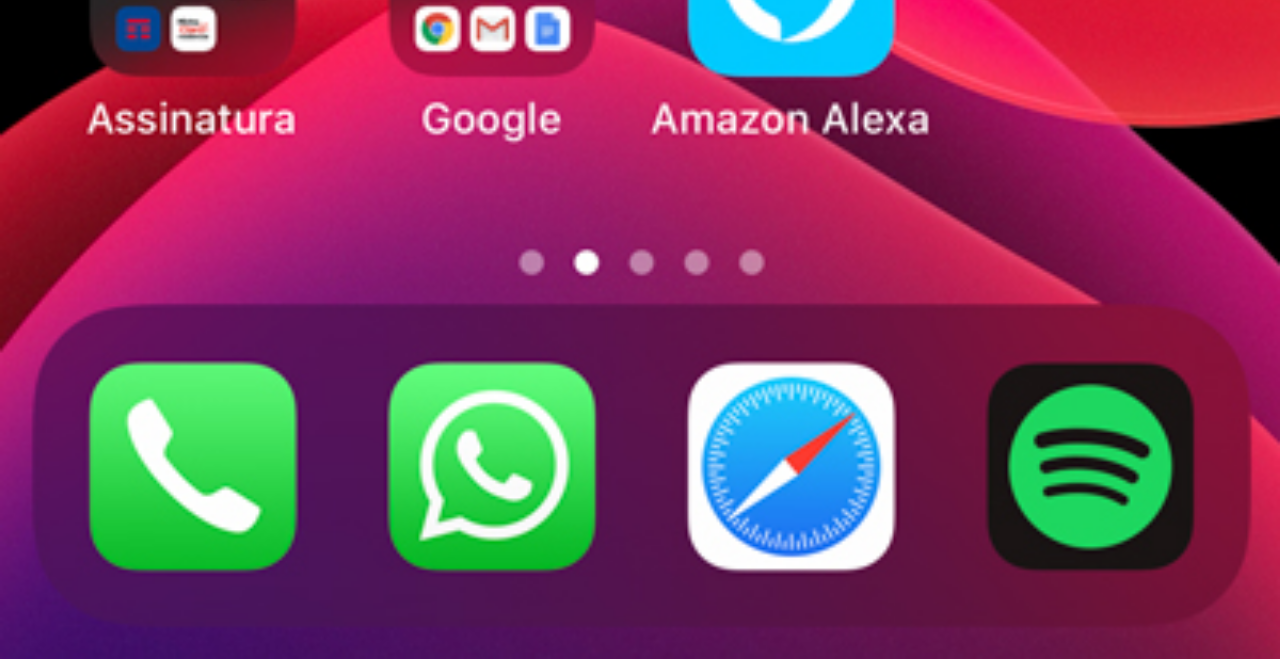
<file: x.html>
<!DOCTYPE html>
<html lang="pt-br">
<head>
    <meta charset="UTF-8">
    <meta name="viewport" content="width=device-width, initial-scale=1.0">
    <title>X</title>
    <link rel="stylesheet" href="estilos/social.css">
</head>
<body>
   <img src="pacote-d013/imagens/tela-home.jpg" alt=""> 
</body>
</html>
</file>
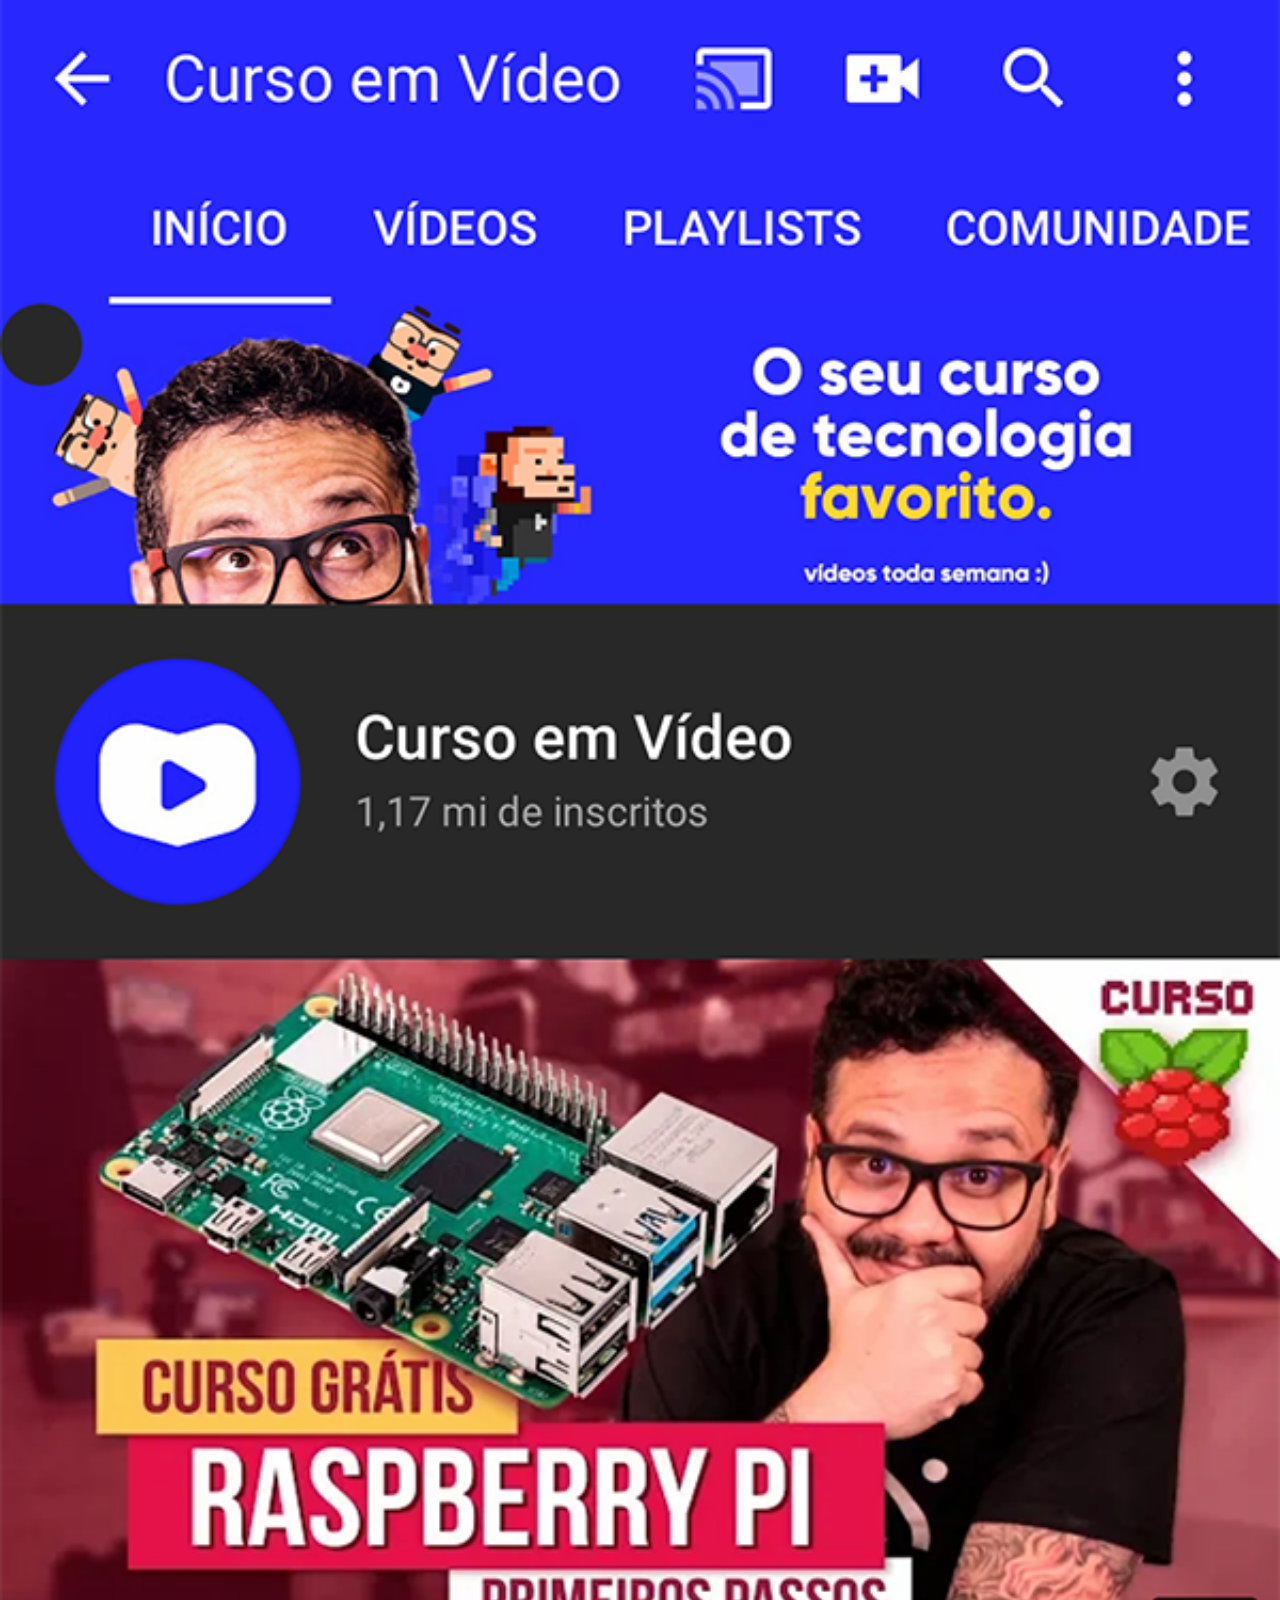
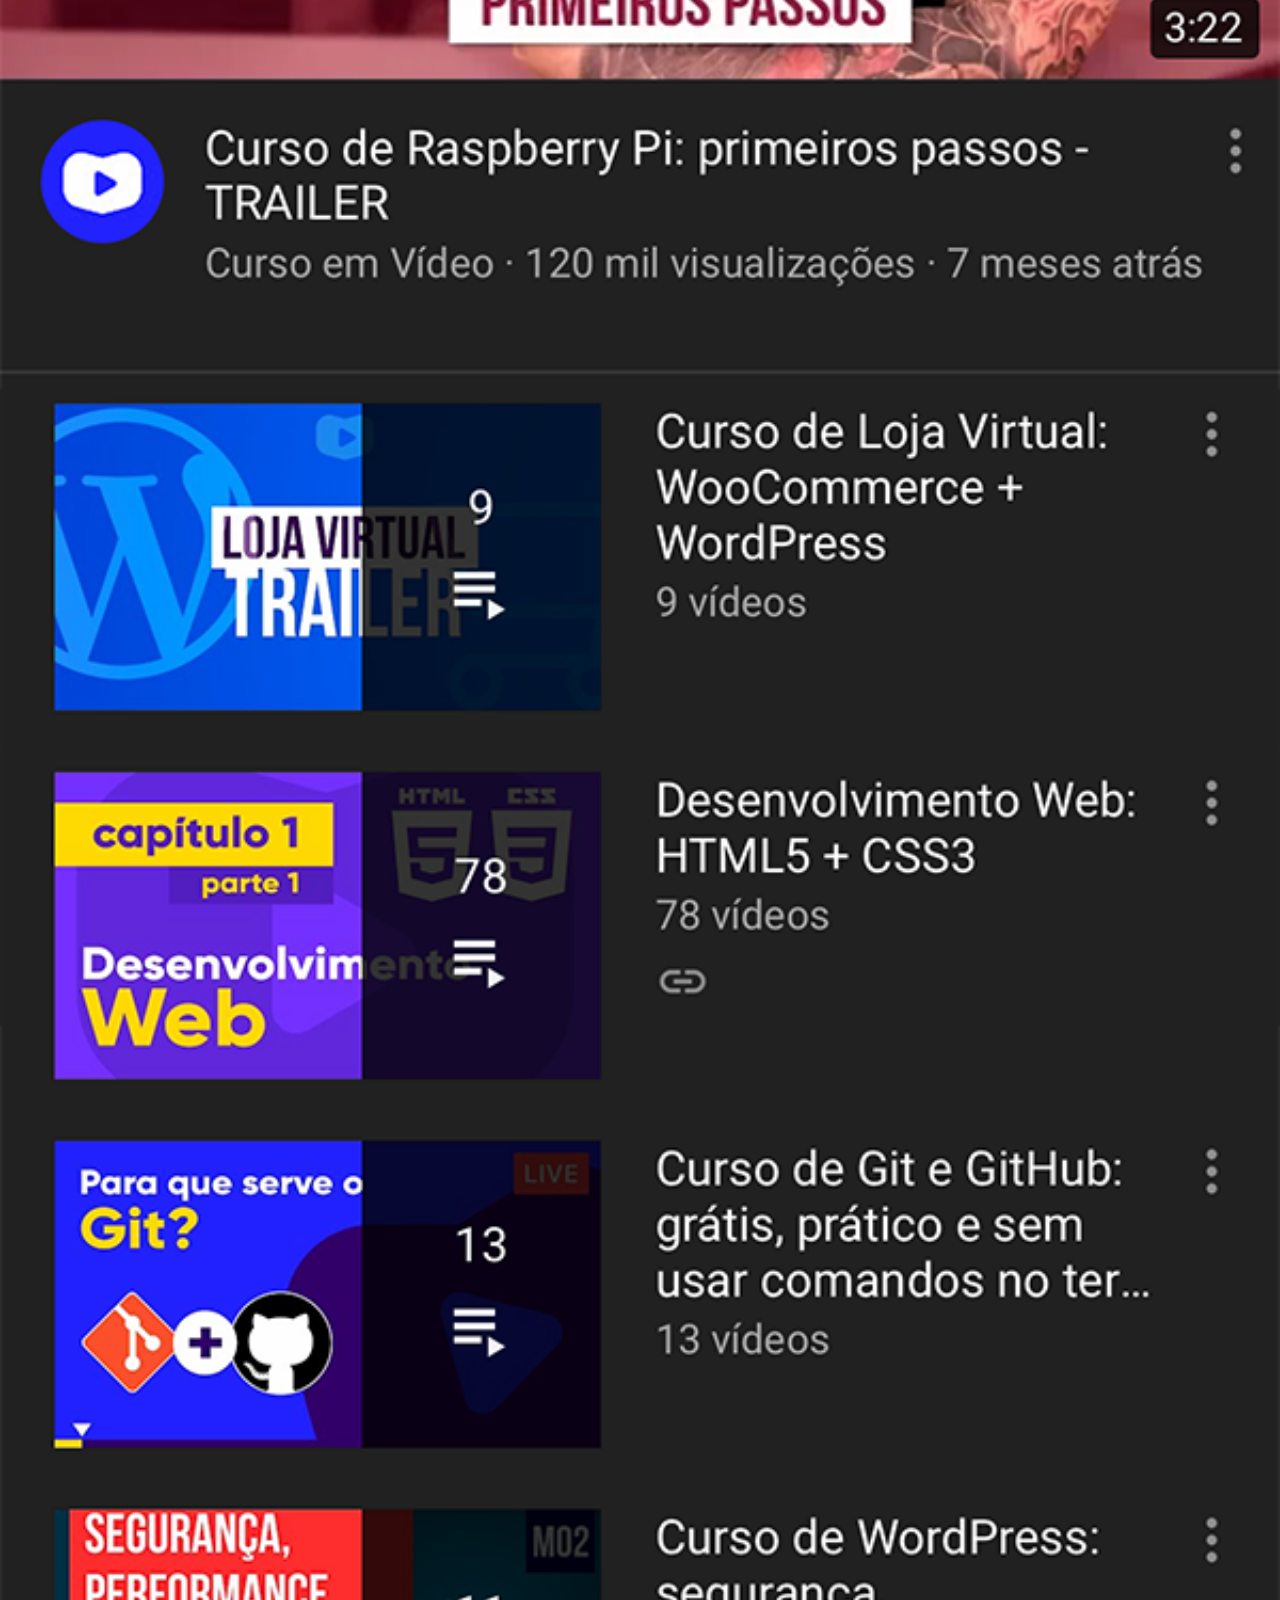
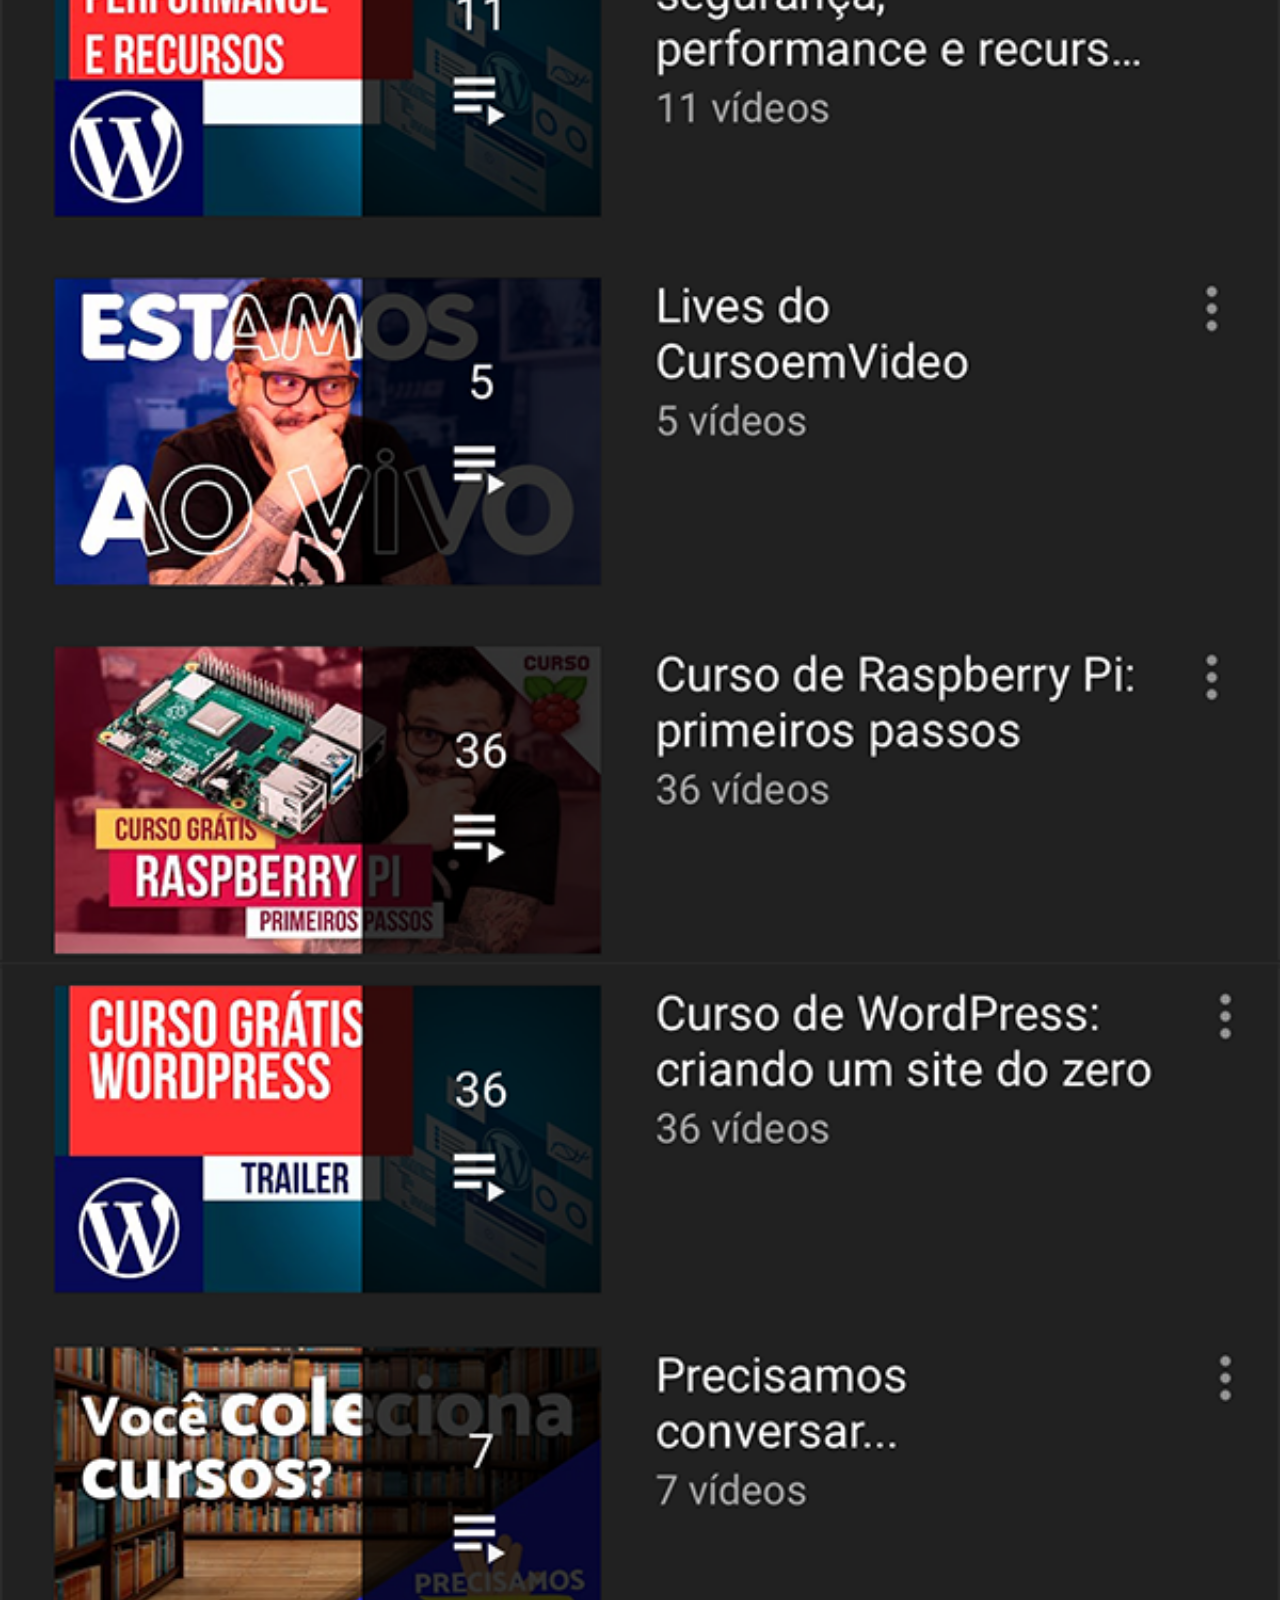
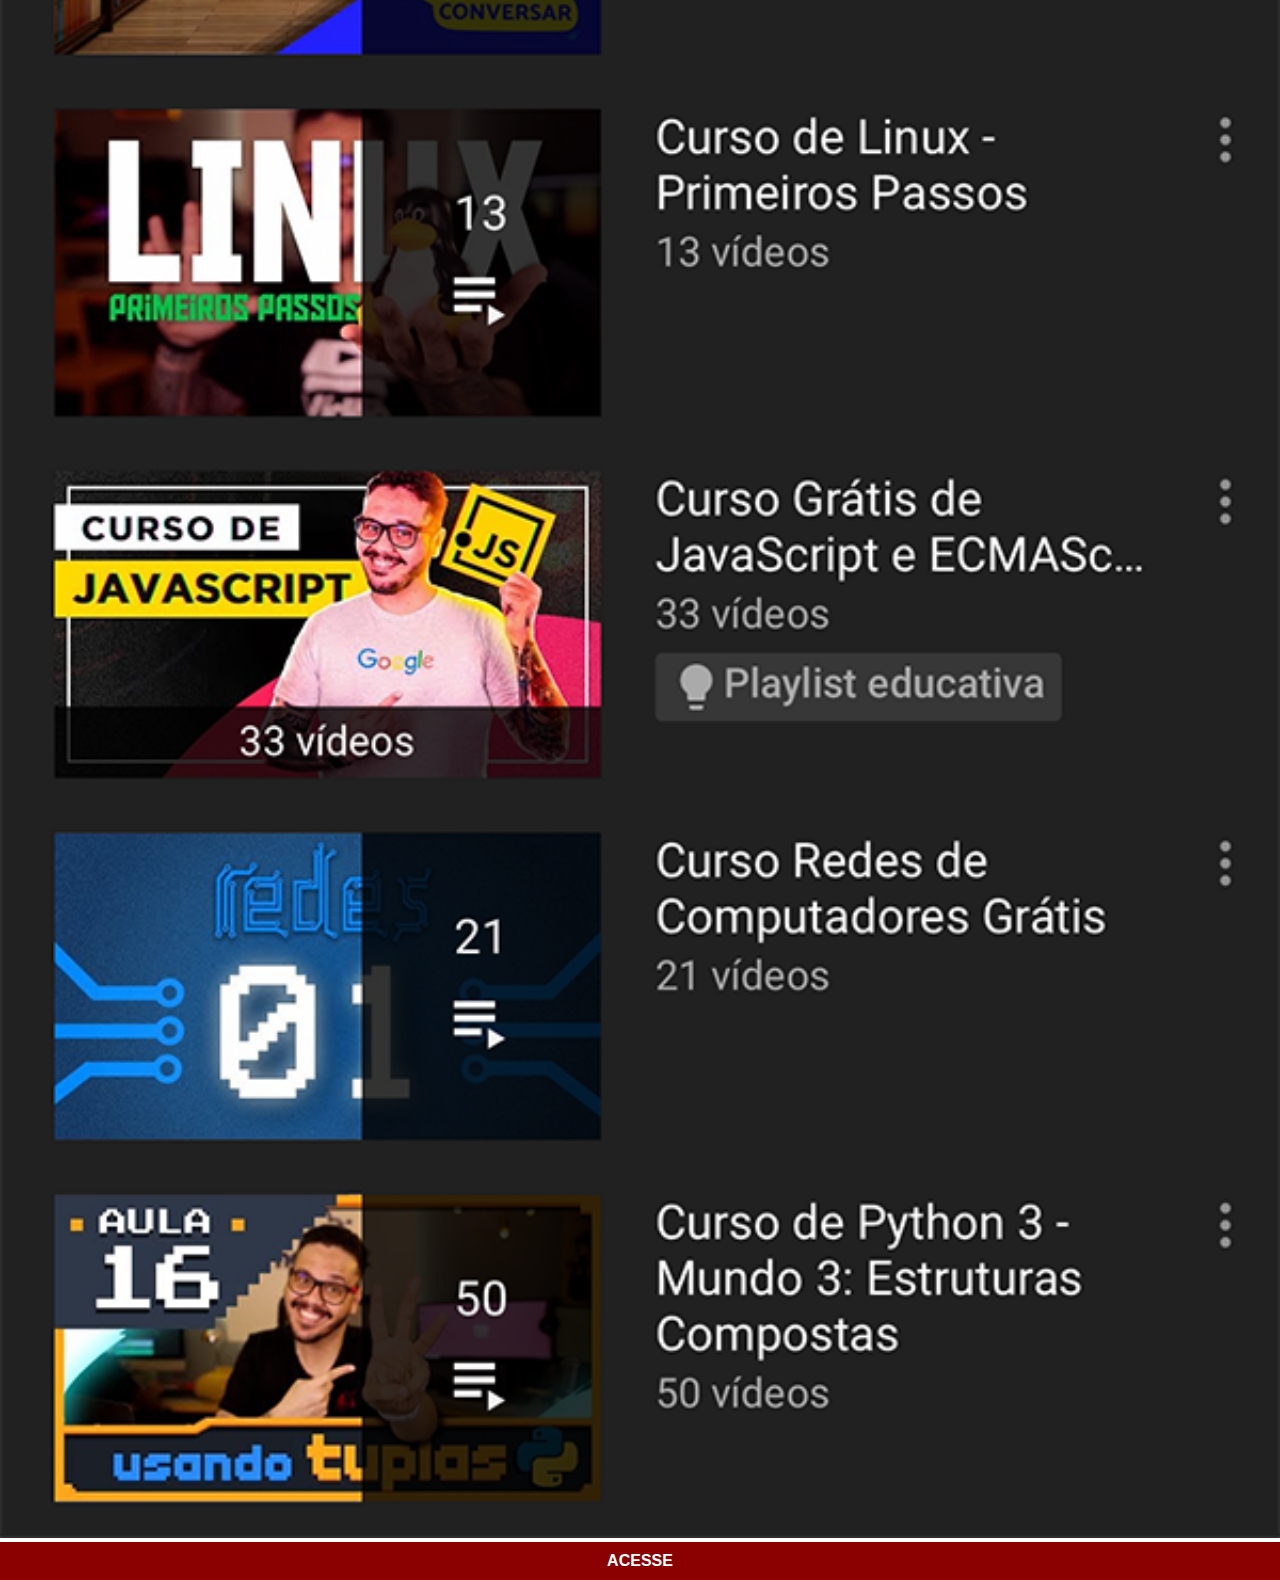
<file: youtube.html>
<!DOCTYPE html>
<html lang="pt-br">
<head>
    <meta charset="UTF-8">
    <meta name="viewport" content="width=device-width, initial-scale=1.0">
    <title>youtube</title>
    <link rel="stylesheet" href="estilos/social.css">
    
</head>
<body>
    <img src="pacote-d013/imagens/tela-youtube.png" alt="youtube">
    <a href="https://www.youtube.com/@cursoemvideo" target="_blank"> ACESSE</a>
</body>
</html>
</file>
<file: estilos/style.css>
@charset "UTF-8";

*{
    margin: 0px;
    padding: 0px;
    font-family: Arial, Helvetica, sans-serif;
}

html, body{
    height: 100vh;
    width: 100vw;
    background-color: black;
}

body{
    background: url('../pacote-d013/imagens/fundo-madeira.jpg') no-repeat top center;
    background-size: cover;
    background-attachment: fixed;
}

main{
    height: 100vh;
    position: relative;
    
}

section#telefone{
    position: absolute;
    top: 50%;
    left: 50%;
    transform: translate(-50%, -50%);

    height: 470px;         
    width: 233px; 
    

    background: url(../pacote-d013/imagens/frame-iphone-g.png) no-repeat;
}

iframe{
    position: relative;
    top: 59px;
    left: 16px;
    width: 200px;
    height: 354px;

}
section#redes-sociais {
        text-align: left;
}

section#redes-sociais img{
    width: 50px;
    margin: 10px;
    border-radius: 50%;
    box-shadow: 2px 2px 5px rgb(0, 0, 0, 0.400);
    box-sizing: border-box;
}

section#redes-sociais img:hover{
    border: 2px solid rgba(255, 255, 255, 0.591);
    transform: translate(-2px, -2px);
    box-shadow: 5px 5px 10px rgba(0, 0, 0, 0.623);
    transition: transforn .3s;
}
</file>
<file: estilos/social.css>
@charset "UTF-8";

*{
            margin: 0px;
            padding: 0px;
            font-family: Arial, Helvetica, sans-serif;
        }

        ::-webkit-scrollbar{
            width: 0px;
            height: 0px;
        }

        img{
            width: 100vw;
        }
        a {
            display: block;
            background-color: darkred;
            color: white;
            padding: 10px;
            text-align: center;
            font-weight: bolder;
            text-decoration: none;
        }

        a:hover{
            background-color: rgb(109, 13, 13);
        }
</file>
